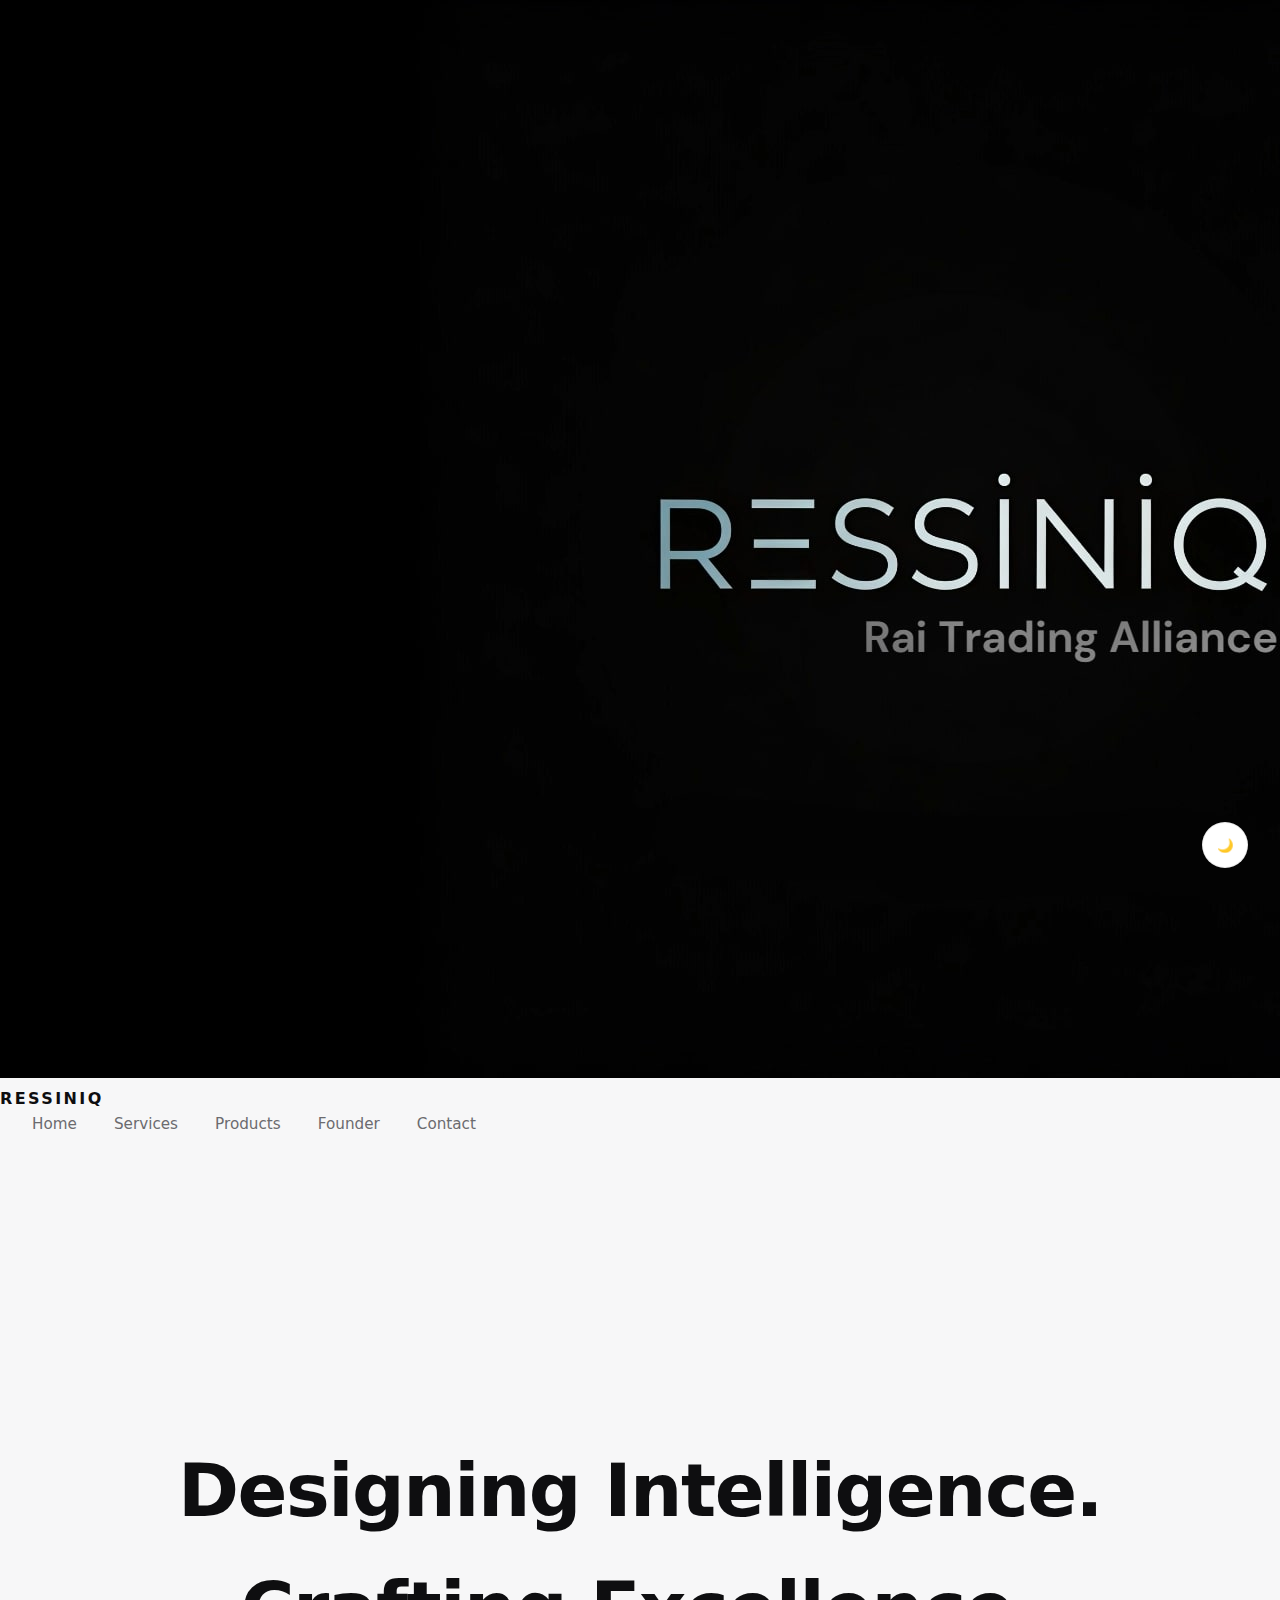
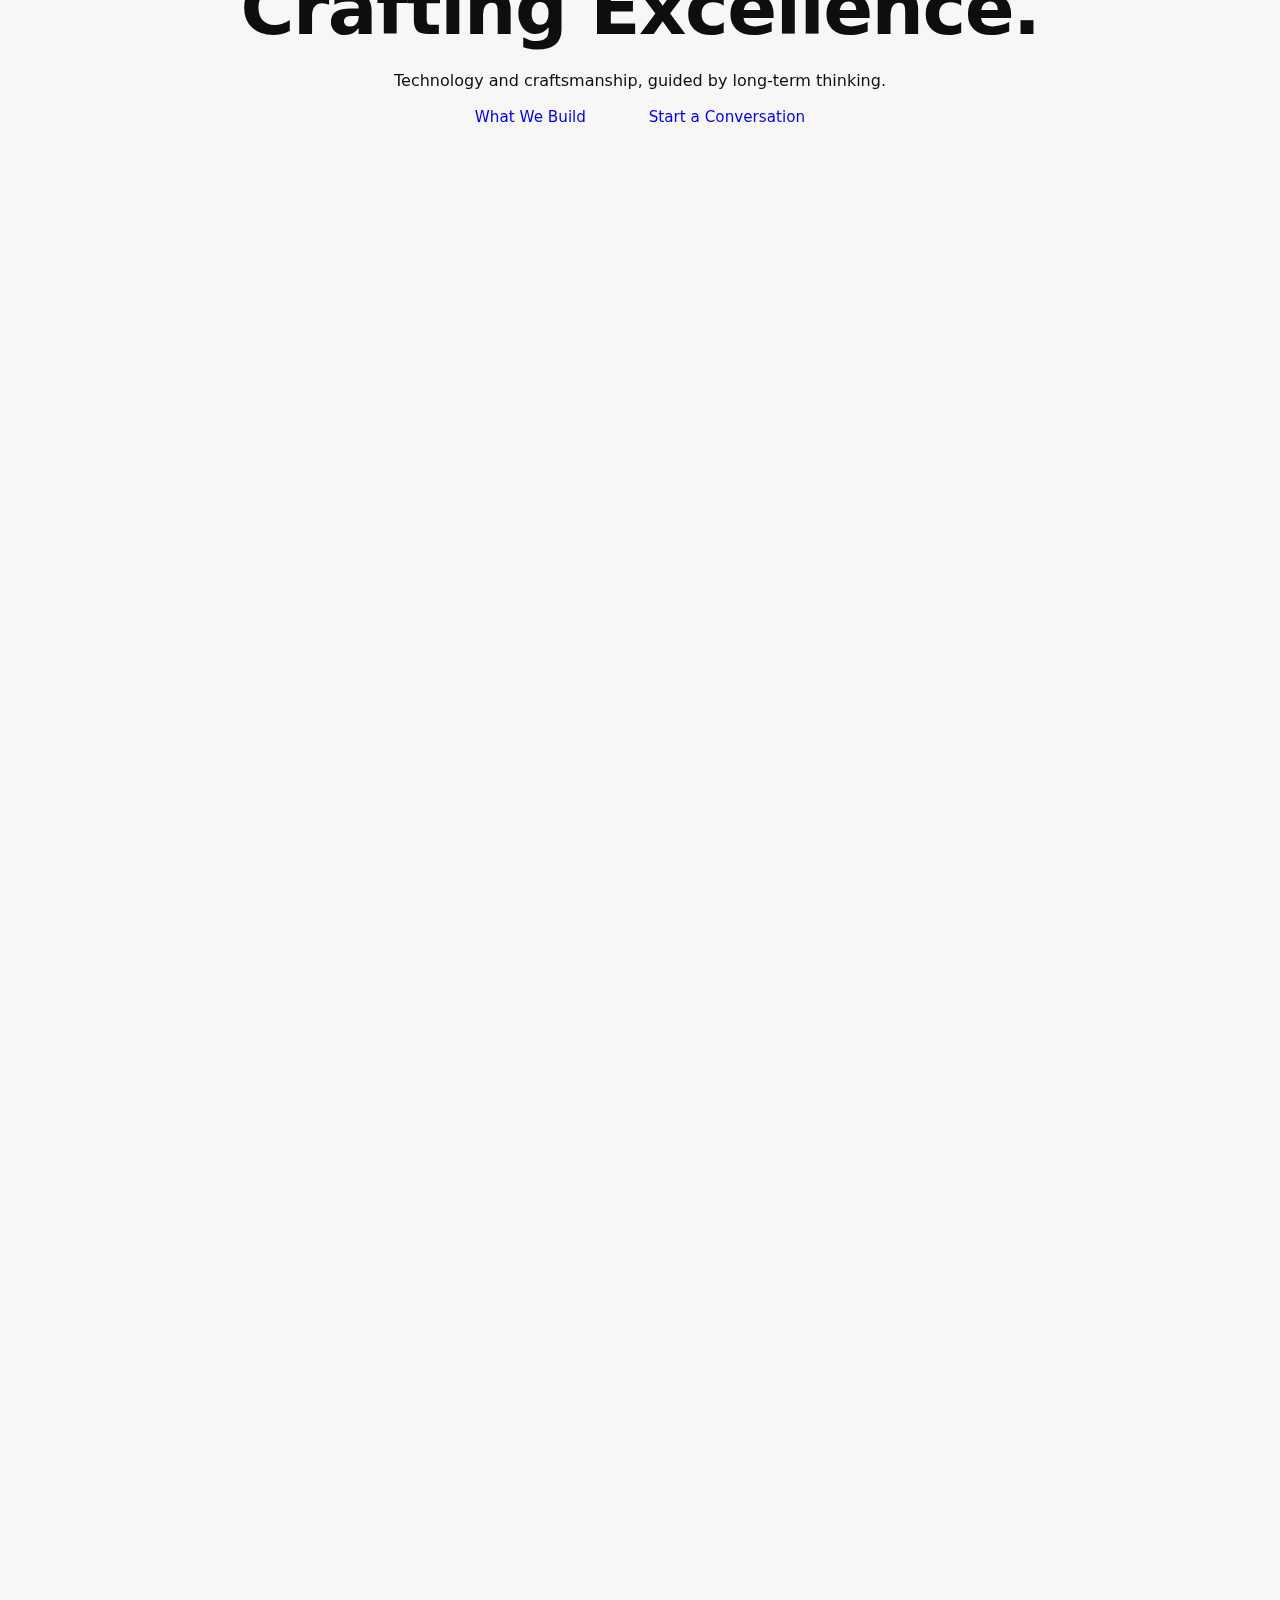
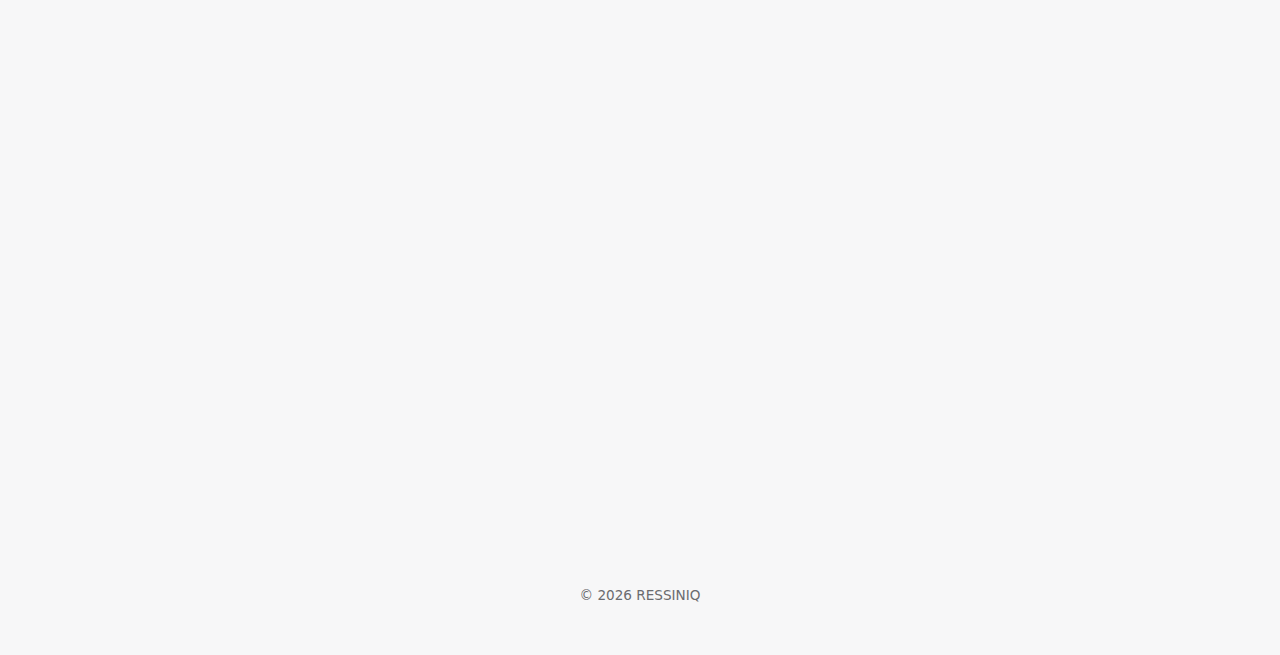
<file: index.html>
<!DOCTYPE html>
<html lang="en">
<head>
  <meta charset="UTF-8">
  <title>RESSINIQ | Designing Intelligence. Crafting Excellence.</title>
  <meta name="description" content="RESSINIQ designs intelligent systems and crafts premium products with long-term thinking.">
  <meta name="viewport" content="width=device-width, initial-scale=1.0">

  <meta property="og:title" content="RESSINIQ">
  <meta property="og:description" content="Designing Intelligence. Crafting Excellence.">
  <meta property="og:type" content="website">

  <link rel="stylesheet" href="assets/css/style.css">
</head>

<body>

<!-- INTRO ANIMATION -->
<div id="intro">
  <img src="assets/images/intro-logo.jpg" alt="RESSINIQ">
</div>

<header class="header">
  <div class="logo">RESSINIQ</div>
  <nav>
    <a href="index.html">Home</a>
    <a href="services.html">Services</a>
    <a href="products.html">Products</a>
    <a href="founder.html">Founder</a>
    <a href="contact.html">Contact</a>
    <button id="themeToggle" aria-label="Toggle dark mode">🌙</button>
  </nav>
</header>

<!-- HERO -->
<section class="hero">
  <div class="reveal">
    <h1>Designing Intelligence. Crafting Excellence.</h1>
    <p>
      Technology and craftsmanship, guided by long-term thinking.
    </p>
    <div class="cta">
      <a href="services.html" class="btn">What We Build</a>
      <a href="contact.html" class="btn outline">Start a Conversation</a>
    </div>
  </div>
</section>

<!-- PHILOSOPHY -->
<section class="section">
  <div class="reveal" style="max-width:760px;margin:auto;text-align:center">
    <h2>Built with intention, not impulse.</h2>
    <p style="color:var(--muted);font-size:1.05rem">
      RESSINIQ is a design-first studio focused on clarity, durability,
      and systems that continue to make sense years down the line.
      We don’t chase trends — we build fundamentals.
    </p>
  </div>
</section>

<!-- WHAT WE BUILD -->
<section class="section alt">
  <h2 class="reveal">What we build</h2>
  <div class="grid">

    <div class="card reveal">
      <h3>Digital Systems</h3>
      <p style="color:var(--muted)">
        Custom applications, internal tools, and software systems
        designed for stability, scale, and real-world use.
      </p>
    </div>

    <div class="card reveal">
      <h3>Crafted Products</h3>
      <p style="color:var(--muted)">
        Thoughtfully designed wooden and resin products —
        functional, minimal, and built with the same discipline
        we apply to software.
      </p>
    </div>

  </div>
</section>

<!-- FOUNDER LED -->
<section class="section">
  <div class="reveal" style="max-width:720px;margin:auto;text-align:center">
    <h2>Founder-led. Long-term focused.</h2>
    <p style="color:var(--muted)">
      RESSINIQ is built hands-on, with decisions driven by longevity,
      not short-term optics. Every system and product reflects
      that mindset.
    </p>
    <a href="founder.html" class="btn outline" style="margin-top:1.8rem">
      Meet the Founder
    </a>
  </div>
</section>

<!-- CTA -->
<section class="section alt">
  <div class="reveal" style="text-align:center">
    <h2>Let’s build something that lasts.</h2>
    <a href="contact.html" class="btn" style="margin-top:1.5rem">
      Get in Touch
    </a>
  </div>
</section>

<footer class="footer">
  <p>© 2026 RESSINIQ</p>
</footer>

<script src="assets/js/main.js"></script>
</body>
</html>
</file>
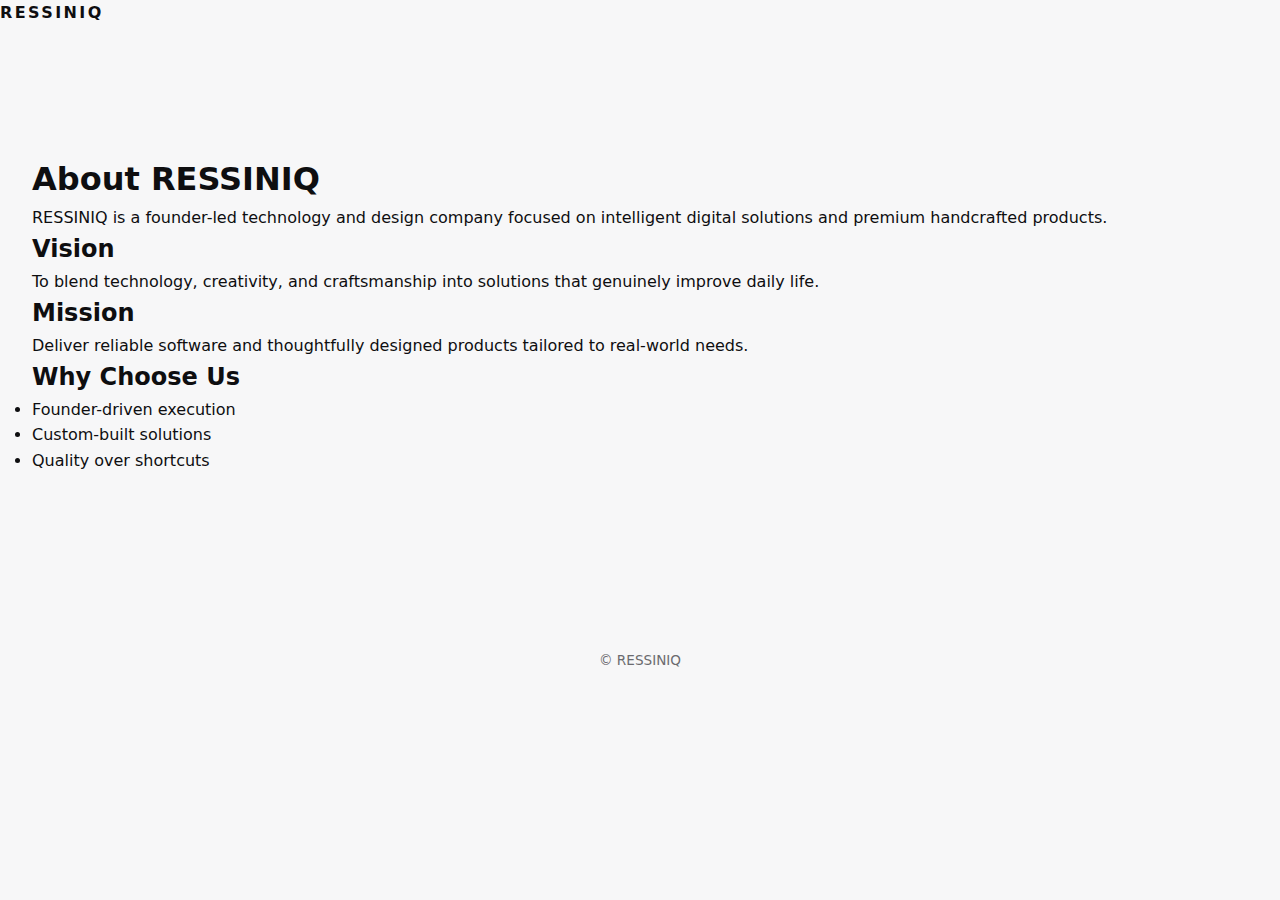
<file: about.html>
<!DOCTYPE html>
<html lang="en">
<head>
<meta charset="UTF-8">
<title>About Us | RESSINIQ</title>
<meta name="viewport" content="width=device-width, initial-scale=1.0">
<link rel="stylesheet" href="assets/css/style.css">
</head>
<body>
<header class="header">
  <div class="logo">RESSINIQ</div>
</header>

<section class="section">
<h1>About RESSINIQ</h1>
<p>RESSINIQ is a founder-led technology and design company focused on intelligent digital solutions and premium handcrafted products.</p>

<h2>Vision</h2>
<p>To blend technology, creativity, and craftsmanship into solutions that genuinely improve daily life.</p>

<h2>Mission</h2>
<p>Deliver reliable software and thoughtfully designed products tailored to real-world needs.</p>

<h2>Why Choose Us</h2>
<ul>
<li>Founder-driven execution</li>
<li>Custom-built solutions</li>
<li>Quality over shortcuts</li>
</ul>
</section>

<footer class="footer">
<p>© RESSINIQ</p>
</footer>
</body>
</html>
</file>
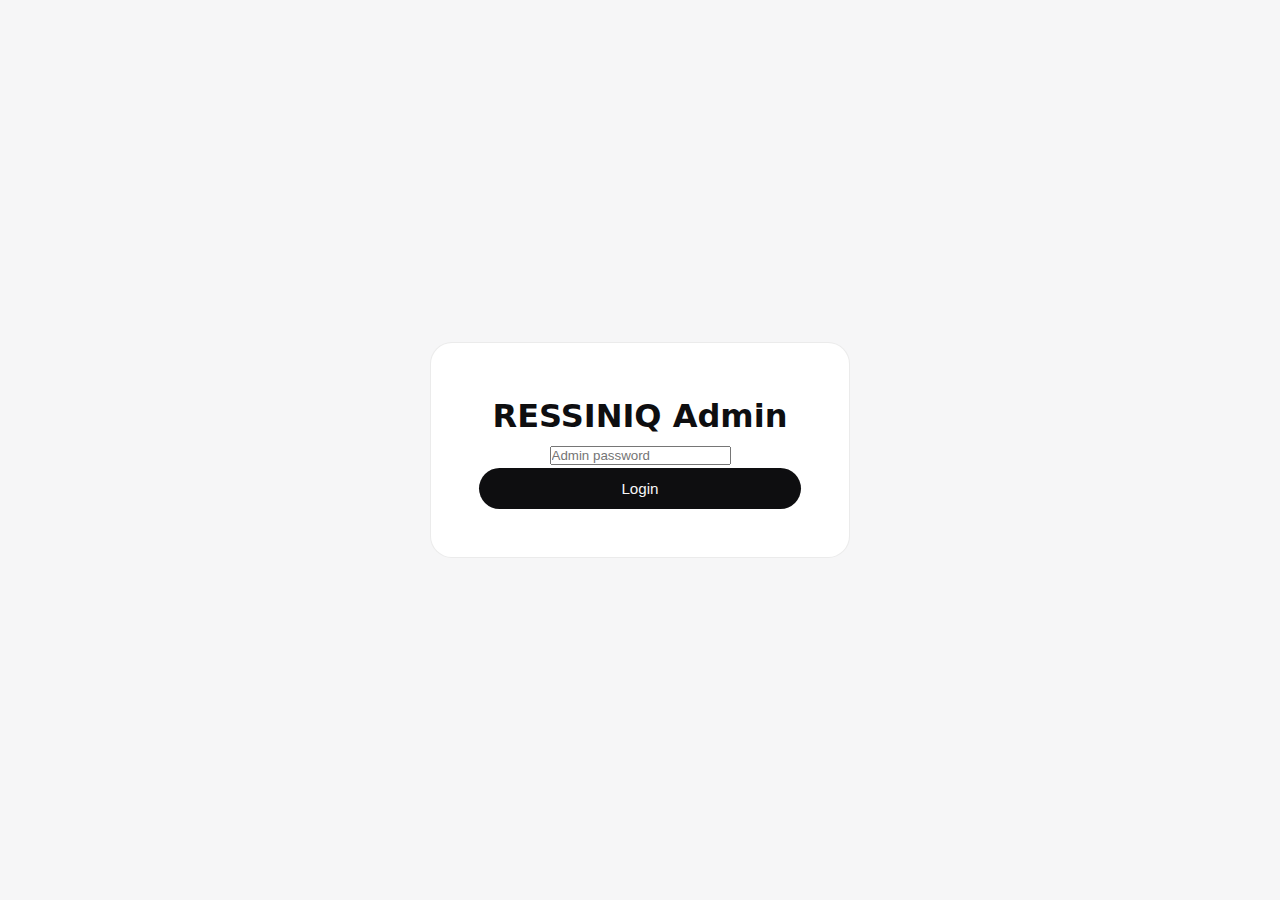
<file: admin.html>
<!DOCTYPE html>
<html lang="en">
<head>
  <meta charset="UTF-8" />
  <meta name="viewport" content="width=device-width, initial-scale=1.0"/>
  <title>RESSINIQ Admin</title>
  <meta name="robots" content="noindex, nofollow"/>
  <link rel="stylesheet" href="assets/css/style.css"/>
</head>

<body data-admin>

<main class="admin-wrapper">

  <!-- LOGIN -->
  <section id="loginSection" class="admin-card">
    <h1>RESSINIQ Admin</h1>
    <input id="adminPassword" type="password" placeholder="Admin password"/>
    <button id="loginBtn" class="btn primary full">Login</button>
  </section>

  <!-- DASHBOARD -->
  <section id="dashboard" class="admin-dashboard hidden">

    <header class="admin-header">
      <h2>Admin Control Panel</h2>
      <button id="logoutBtn" class="btn ghost">Logout</button>
    </header>

    <div class="admin-grid">

      <!-- PRODUCT FORM -->
      <div class="admin-form-card">
        <h3>Add / Edit Product</h3>

        <form id="productForm">
          <input type="hidden" id="productId"/>

          <label>Name</label>
          <input id="productName" required/>

          <label>Category</label>
          <select id="productCategory"></select>

          <label>Product Type</label>
          <select id="productType">
            <option value="physical">Physical</option>
            <option value="custom">Custom</option>
            <option value="app">App</option>
          </select>

          <label>Price (optional)</label>
          <input id="productPrice" type="number" placeholder="2499"/>

          <label>Status</label>
          <select id="productStatus">
            <option value="live">Live</option>
            <option value="draft">Draft</option>
          </select>

          <label>Images (one per line)</label>
          <textarea id="productImages" placeholder="image1.jpg"></textarea>

          <label>Description</label>
          <textarea id="productDescription"></textarea>

          <button class="btn primary full">Save Product</button>
        </form>
      </div>

      <!-- PRODUCTS LIST -->
      <div class="admin-list-card">
        <h3>Products</h3>
        <div id="adminProducts"></div>
      </div>

      <!-- CATEGORY MANAGER -->
      <div class="admin-list-card">
        <h3>Categories</h3>

        <div class="category-add">
          <input id="newCategoryName" placeholder="New category name"/>
          <button class="btn ghost" onclick="addCategory()">Add</button>
        </div>

        <div id="categoryList"></div>
      </div>

      <!-- EXPORT -->
      <div class="admin-list-card">
        <h3>Export</h3>
        <button onclick="exportJSON()" class="btn primary full">
          Export products.json
        </button>
      </div>

    </div>
  </section>

</main>

<script src="assets/js/admin.js"></script>
</body>
</html>
</file>
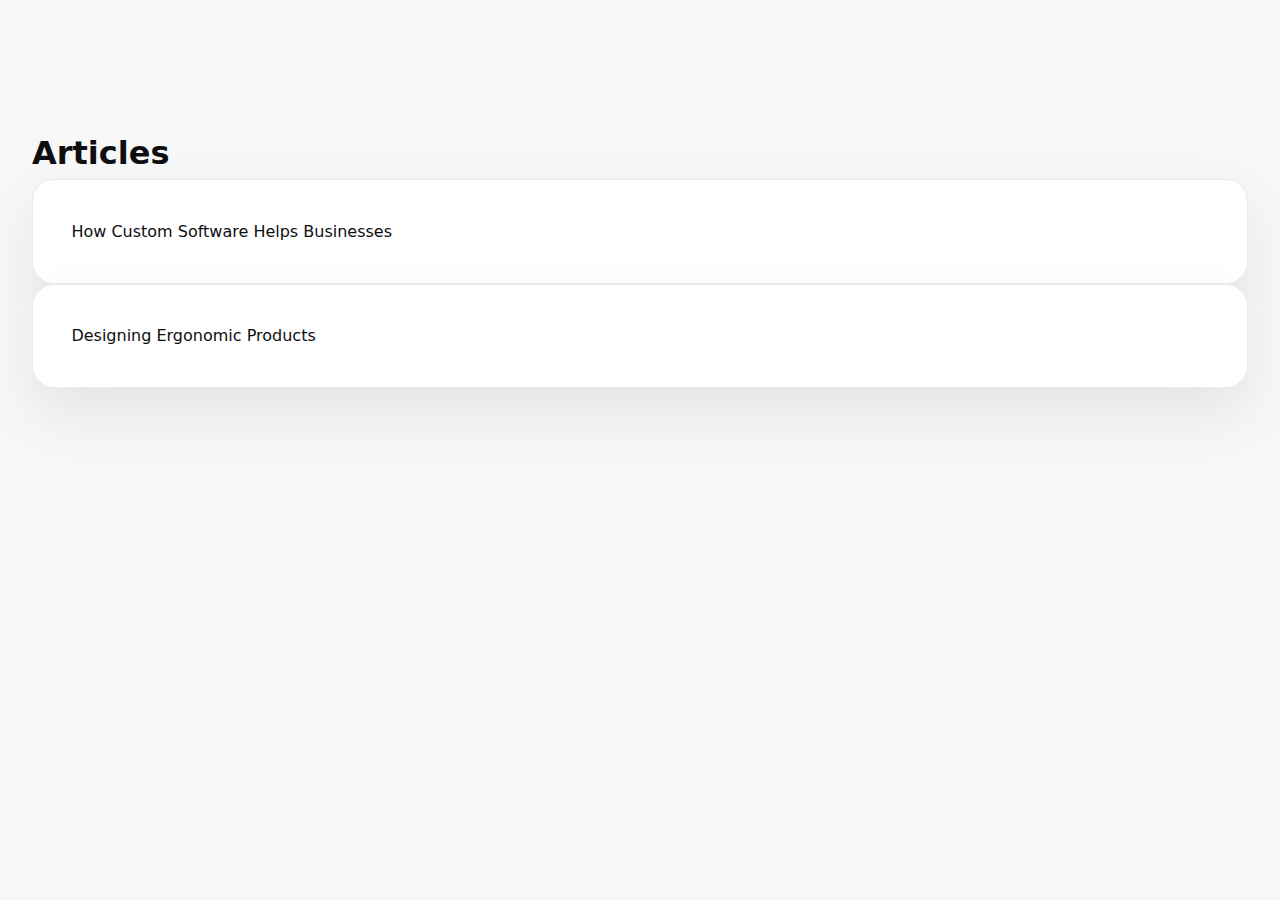
<file: blog.html>
<!DOCTYPE html>
<html lang="en">
<head>
<meta charset="UTF-8">
<title>Blog | RESSINIQ</title>
<meta name="viewport" content="width=device-width, initial-scale=1.0">
<link rel="stylesheet" href="assets/css/style.css">
<script type="application/ld+json">
{
"@context":"https://schema.org",
"@type":"Blog"
}
</script>
</head>
<body>
<section class="section">
<h1>Articles</h1>
<div class="grid">
<div class="card">How Custom Software Helps Businesses</div>
<div class="card">Designing Ergonomic Products</div>
</div>
</section>
</body>
</html>
</file>
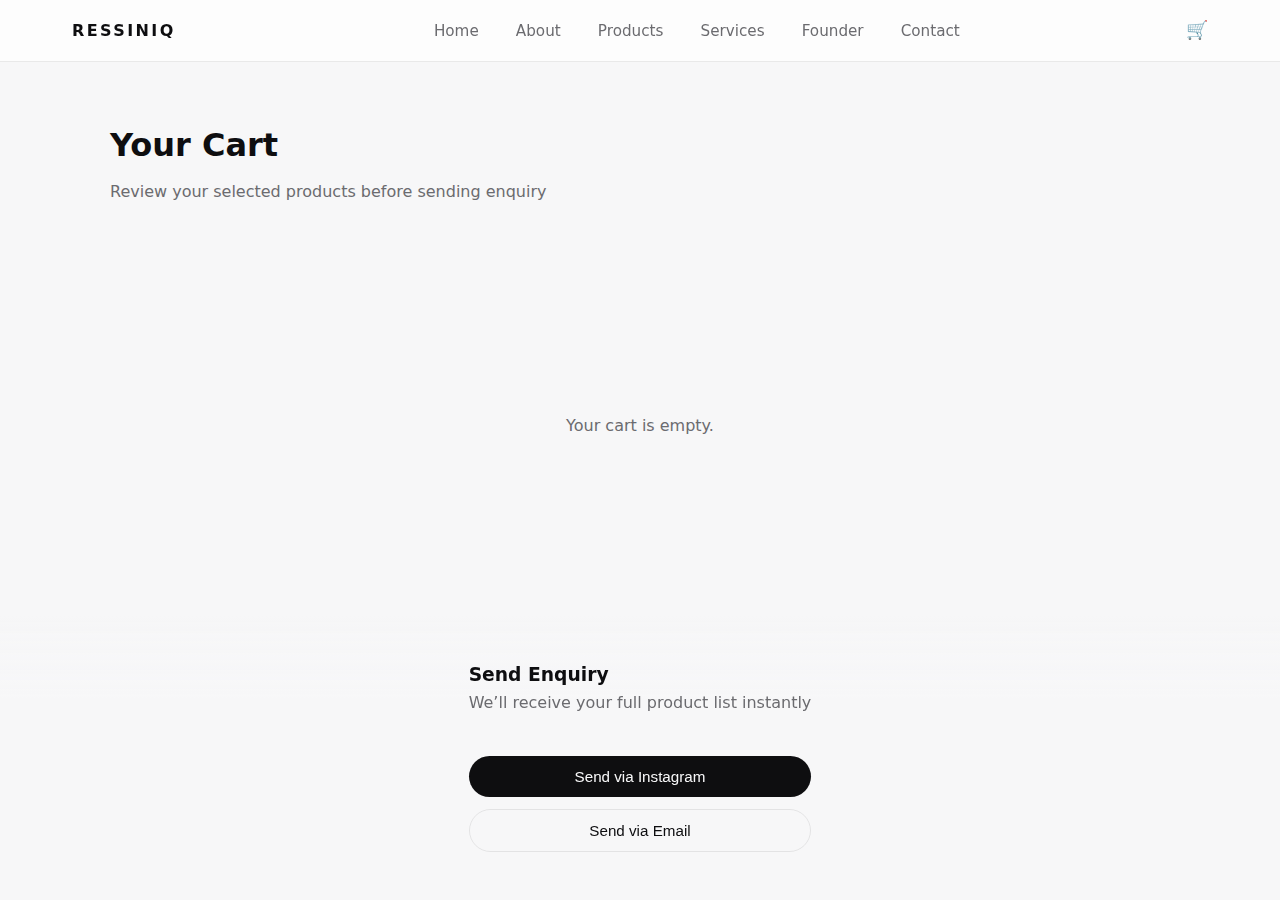
<file: cart.html>
<!DOCTYPE html>
<html lang="en">
<head>
  <meta charset="UTF-8">
  <title>Your Cart – RESSINIQ</title>
  <meta name="viewport" content="width=device-width, initial-scale=1.0">
  <link rel="stylesheet" href="assets/css/style.css">
</head>

<body>

<header class="nav">
  <div class="nav-inner">

    <!-- LOGO / HOME -->
    <a href="index.html" class="logo">RESSINIQ</a>

    <!-- NAV LINKS -->
    <nav class="nav-links">
      <a href="index.html">Home</a>
      <a href="about.html">About</a>
      <a href="products.html">Products</a>
      <a href="services.html">Services</a>
      <a href="founder.html">Founder</a>
      <a href="contact.html" class="pill">Contact</a>
    </nav>

    <!-- CART -->
    <a href="cart.html" class="cart-link">
      🛒 <span id="cartCount" class="cart-count hidden">0</span>
    </a>

  </div>
</header>


<main class="cart-page">

  <header class="cart-header">
    <h1>Your Cart</h1>
    <p class="muted">Review your selected products before sending enquiry</p>
  </header>

  <section id="cartItems" class="cart-items"></section>

  <section id="cartSummary" class="cart-summary hidden">
    <div class="cart-summary-box">
      <h3>Send Enquiry</h3>
      <p class="muted">We’ll receive your full product list instantly</p>

      <div class="cart-actions">
        <button id="sendInsta" class="btn primary full">
          Send via Instagram
        </button>
        <button id="sendEmail" class="btn ghost full">
          Send via Email
        </button>
      </div>
    </div>
  </section>

</main>

<script src="assets/js/cart.js"></script>
<script src="assets/js/cart-page.js"></script>
<script src="assets/js/main.js"></script>
</body>
</html>
</file>
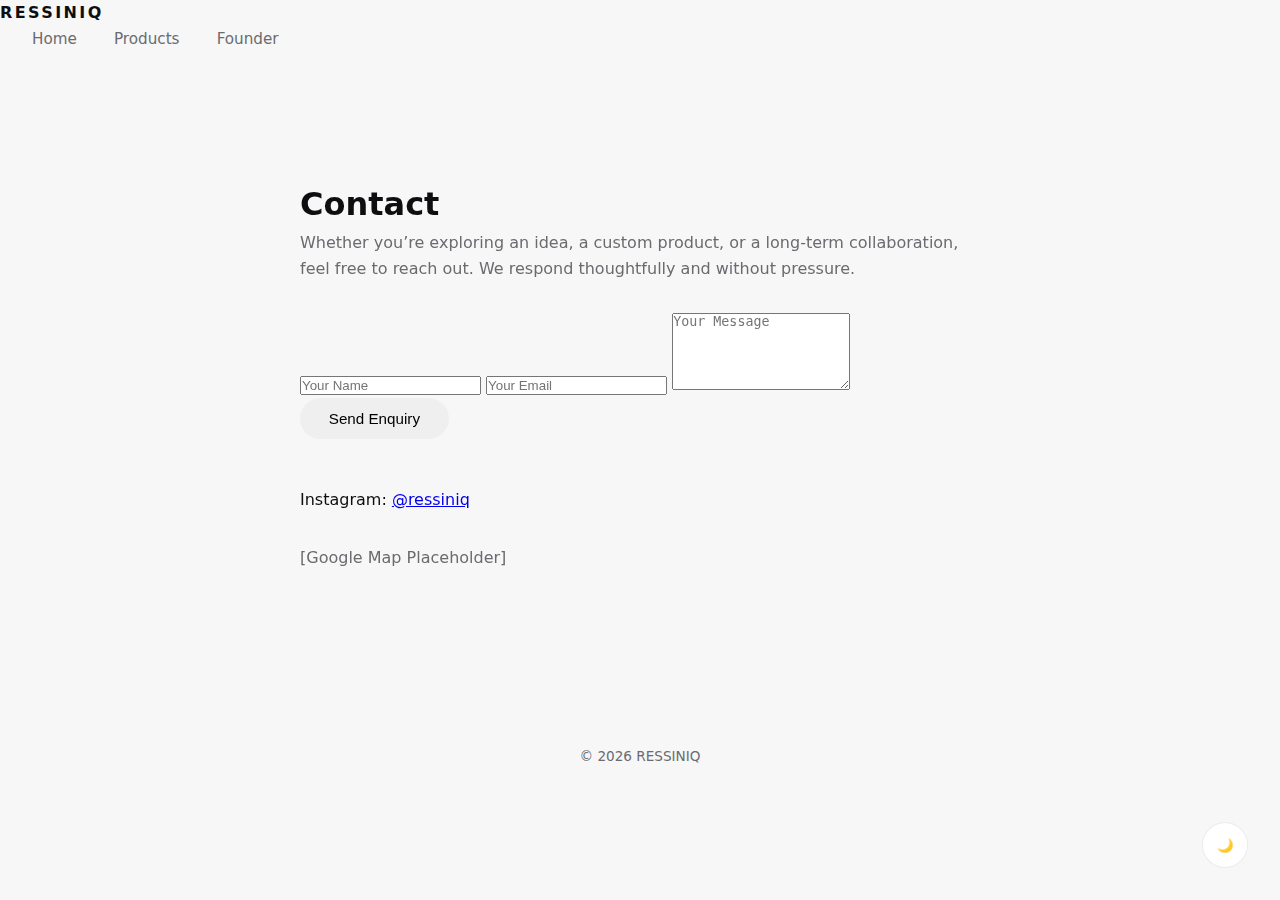
<file: contact.html>
<!DOCTYPE html>
<html lang="en">
<head>
<meta charset="UTF-8">
<title>Contact | RESSINIQ</title>
<meta name="description" content="Get in touch with RESSINIQ to discuss ideas, products, or collaborations.">
<meta name="viewport" content="width=device-width, initial-scale=1.0">
<link rel="stylesheet" href="assets/css/style.css">
</head>

<body>

<header class="header">
  <div class="logo">RESSINIQ</div>
  <nav>
    <a href="index.html">Home</a>
    <a href="products.html">Products</a>
    <a href="founder.html">Founder</a>
    <button id="themeToggle">🌙</button>
  </nav>
</header>

<section class="section">
  <div class="reveal" style="max-width:680px;margin:auto">

    <h1>Contact</h1>

    <p style="color:var(--muted);margin-bottom:2rem">
      Whether you’re exploring an idea, a custom product, or a long-term collaboration,
      feel free to reach out. We respond thoughtfully and without pressure.
    </p>

    <form id="contactForm">
      <input type="text" name="name" placeholder="Your Name" required>
      <input type="email" name="email" placeholder="Your Email" required>
      <textarea name="message" placeholder="Your Message" rows="5" required></textarea>
      <button type="submit" class="btn">Send Enquiry</button>
    </form>

    <p id="formStatus" style="margin-top:1rem;color:var(--muted)"></p>

    <p style="margin-top:3rem">
      Instagram: 
      <a href="https://instagram.com/ressiniq" target="_blank">@ressiniq</a>
    </p>

    <div class="map" style="margin-top:2rem;color:var(--muted)">
      [Google Map Placeholder]
    </div>

  </div>
</section>

<footer class="footer">
  <p>© 2026 RESSINIQ</p>
</footer>

<script src="assets/js/main.js"></script>

<script>
const form = document.getElementById("contactForm");
const status = document.getElementById("formStatus");

form.addEventListener("submit", async (e) => {
  e.preventDefault();
  status.textContent = "Sending…";

  const data = new FormData(form);

  try {
    const response = await fetch("api/send-enquiry.php", {
      method: "POST",
      body: data
    });

    if (response.ok) {
      status.textContent = "Thank you. Your enquiry has been sent successfully.";
      form.reset();
    } else {
      status.textContent = "Something went wrong. Please try again.";
    }
  } catch (error) {
    status.textContent = "Network error. Please try again later.";
  }
});
</script>

</body>
</html>
</file>
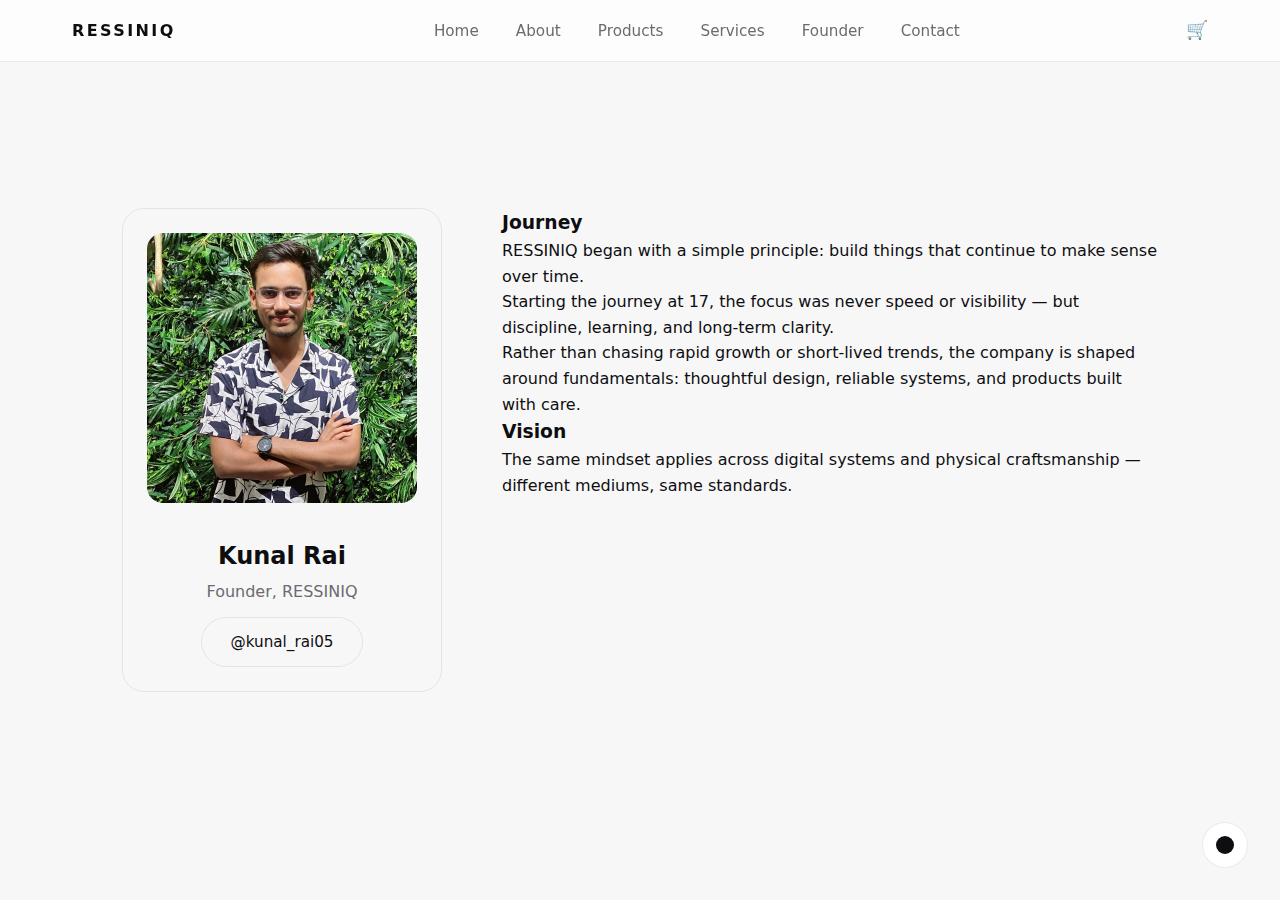
<file: founder.html>
<!DOCTYPE html>
<html lang="en">
<head>
  <meta charset="UTF-8">
  <title>Founder — RESSINIQ</title>
  <meta name="viewport" content="width=device-width, initial-scale=1.0">
  <link rel="stylesheet" href="assets/css/style.css">
</head>
<body>

<button id="themeToggle"><span></span></button>

<header class="nav">
  <div class="nav-inner">

    <!-- LOGO / HOME -->
    <a href="index.html" class="logo">RESSINIQ</a>

    <!-- NAV LINKS -->
    <nav class="nav-links">
      <a href="index.html">Home</a>
      <a href="about.html">About</a>
      <a href="products.html">Products</a>
      <a href="services.html">Services</a>
      <a href="founder.html">Founder</a>
      <a href="contact.html" class="pill">Contact</a>
    </nav>

    <!-- CART -->
    <a href="cart.html" class="cart-link">
      🛒 <span id="cartCount" class="cart-count hidden">0</span>
    </a>

  </div>
</header>


<main class="founder-page">

  <section class="founder-layout">

    <!-- CARD -->
    <div class="founder-card">
      <img src="assets/images/founder.jpg" alt="Kunal Rai">
      <h2>Kunal Rai</h2>
      <p class="muted">Founder, RESSINIQ</p>

      <a
        href="https://www.instagram.com/kunal_rai05/"
        target="_blank"
        class="btn ghost founder-insta"
      >
        @kunal_rai05
      </a>
    </div>

    <!-- STORY -->
    <div class="founder-content">
      <h3>Journey</h3>
      <p>
        RESSINIQ began with a simple principle: build things that continue
        to make sense over time.
      </p>
      <p>
        Starting the journey at 17, the focus was never speed or visibility —
        but discipline, learning, and long-term clarity.
      </p>
      <p>
        Rather than chasing rapid growth or short-lived trends, the company
        is shaped around fundamentals: thoughtful design, reliable systems,
        and products built with care.
      </p>

      <h3>Vision</h3>
      <p>
        The same mindset applies across digital systems and physical
        craftsmanship — different mediums, same standards.
      </p>
    </div>

  </section>

</main>

<script src="assets/js/main.js"></script>
</body>
</html>
</file>
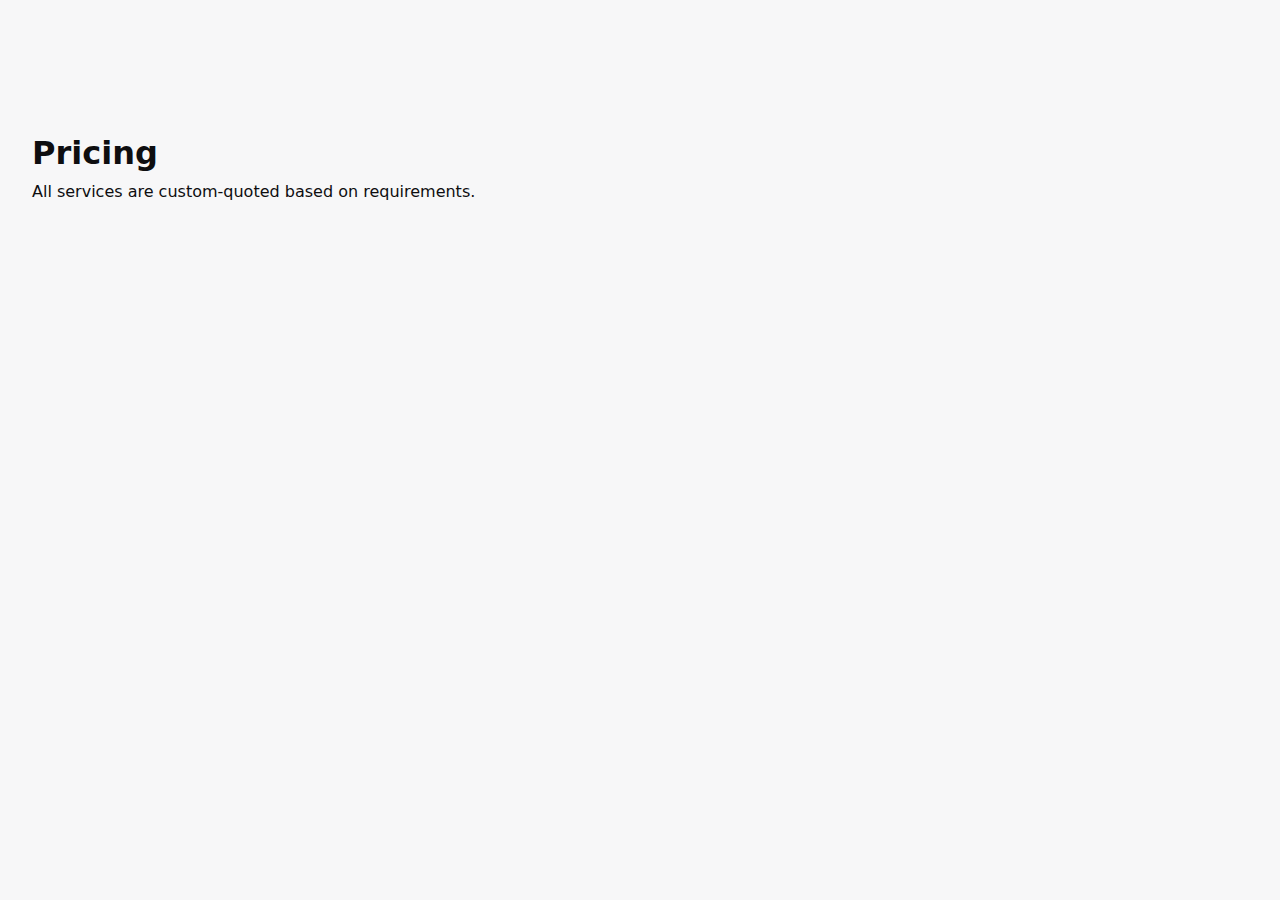
<file: pricing.html>
<!DOCTYPE html>
<html lang="en">
<head>
<meta charset="UTF-8">
<title>Pricing | RESSINIQ</title>
<meta name="viewport" content="width=device-width, initial-scale=1.0">
<link rel="stylesheet" href="assets/css/style.css">
</head>
<body>
<section class="section">
<h1>Pricing</h1>
<p>All services are custom-quoted based on requirements.</p>
</section>
</body>
</html>
</file>
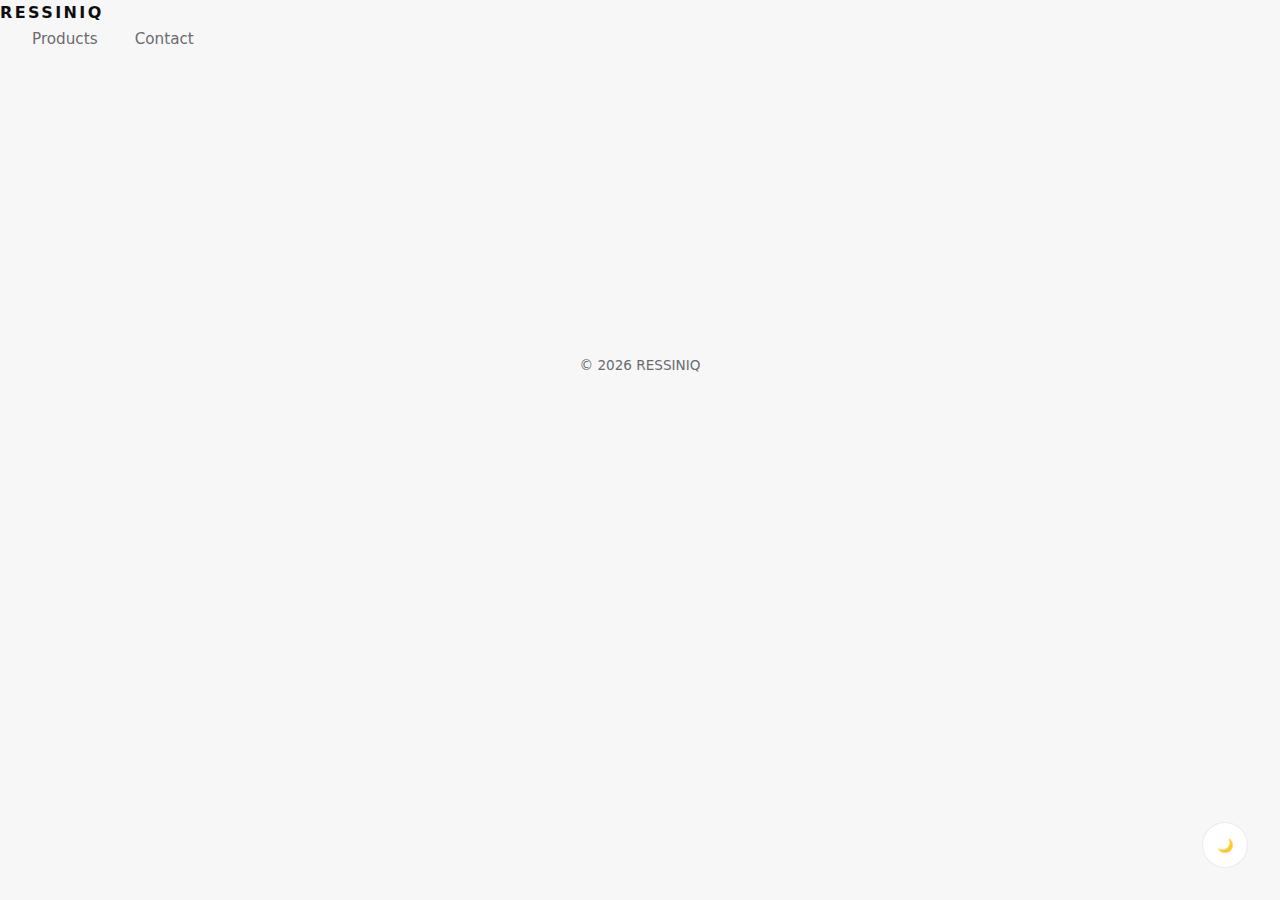
<file: product-detail.html>
<!DOCTYPE html>
<html lang="en">
<head>
<meta charset="UTF-8">
<title>Product | RESSINIQ</title>
<meta name="description" content="Product details and craftsmanship by RESSINIQ.">
<meta name="viewport" content="width=device-width, initial-scale=1.0">
<link rel="stylesheet" href="assets/css/style.css">
</head>

<body>

<header class="header">
  <div class="logo">RESSINIQ</div>
  <nav>
    <a href="products.html">Products</a>
    <a href="contact.html">Contact</a>
    <button id="themeToggle">🌙</button>
  </nav>
</header>

<section class="section">
  <div id="productDetail" class="reveal" style="max-width:900px;margin:auto"></div>
</section>

<footer class="footer">
  <p>© 2026 RESSINIQ</p>
</footer>

<script>
const params = new URLSearchParams(window.location.search);
const id = params.get('id');

fetch('api/get-products.php')
.then(res => res.json())
.then(products => {
  const product = products.find(p => p.id == id);
  const container = document.getElementById('productDetail');

  if (!product) {
    container.innerHTML = "<p>Product not found.</p>";
    return;
  }

  container.innerHTML = `
    <div class="card">
      ${product.image ? `<img src="assets/uploads/${product.image}" alt="${product.name}" style="height:320px">` : ""}
      <h2>${product.name}</h2>
      <p style="color:var(--muted);margin-bottom:1rem">
        ${product.type.toUpperCase()} • ${product.category_name}
      </p>

      <p>
        ${product.description || "Designed with restraint and clarity, this product focuses on utility, balance, and material honesty."}
      </p>

      ${product.materials ? `
        <p style="margin-top:1rem">
          <strong>Materials:</strong> ${product.materials}
        </p>` : ""}

      <p style="margin-top:1rem;color:var(--muted)">
        Customisation available on request.
      </p>

      <div style="margin-top:2rem;display:flex;gap:1rem;flex-wrap:wrap">
        <a href="contact.html" class="btn">Enquire</a>
        <a href="https://instagram.com/ressiniq" target="_blank" class="btn outline">
          DM on Instagram
        </a>
      </div>
    </div>
  `;
});
</script>

<script src="assets/js/main.js"></script>
</body>
</html>
</file>
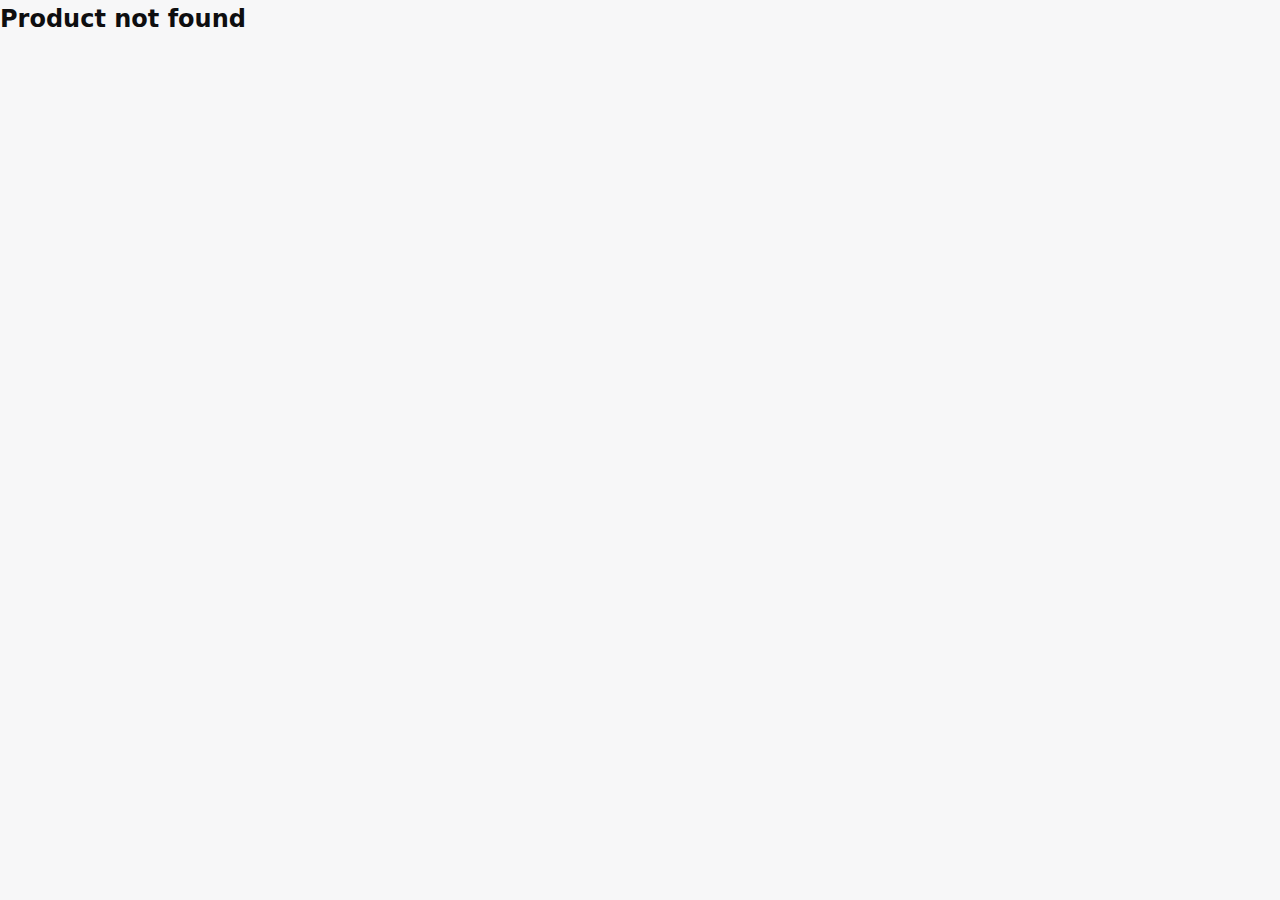
<file: product.html>
<!DOCTYPE html>
<html lang="en">
<head>
  <meta charset="UTF-8">
  <title>Product – RESSINIQ</title>
  <meta name="viewport" content="width=device-width, initial-scale=1.0">
  <link rel="stylesheet" href="assets/css/style.css">
</head>
<body>

<button id="themeToggle" aria-label="Toggle theme"><span></span></button>

<header class="nav">
  <div class="nav-inner">

    <!-- LOGO / HOME -->
    <a href="index.html" class="logo">RESSINIQ</a>

    <!-- NAV LINKS -->
    <nav class="nav-links">
      <a href="index.html">Home</a>
      <a href="about.html">About</a>
      <a href="products.html">Products</a>
      <a href="services.html">Services</a>
      <a href="founder.html">Founder</a>
      <a href="contact.html" class="pill">Contact</a>
    </nav>

    <!-- CART -->
    <a href="cart.html" class="cart-link">
      🛒 <span id="cartCount" class="cart-count hidden">0</span>
    </a>

  </div>
</header>


<main class="product-page">

  <section class="product-layout">

    <!-- GALLERY -->
    <div class="product-gallery">
      <img id="mainImage" class="main-image" alt="Product image">
      <div id="thumbnails" class="thumbnail-row"></div>
    </div>

    <!-- INFO -->
    <div class="product-info">
      <h1 id="productName"></h1>
      <p class="muted" id="productCategory"></p>
      <p class="price" id="productPrice"></p>
      <div class="product-actions">
        <button id="addToCartBtn" class="btn primary">Add to Cart</button>
        <button id="askQueryBtn" class="btn ghost">Ask a Query</button>
      </div>
      <p id="productDescription"></p>
    </div>

  </section>

</main>

<script src="assets/js/main.js"></script>
<script src="assets/js/cart.js"></script>
<script src="assets/js/product.js"></script>
</body>
</html>
</file>
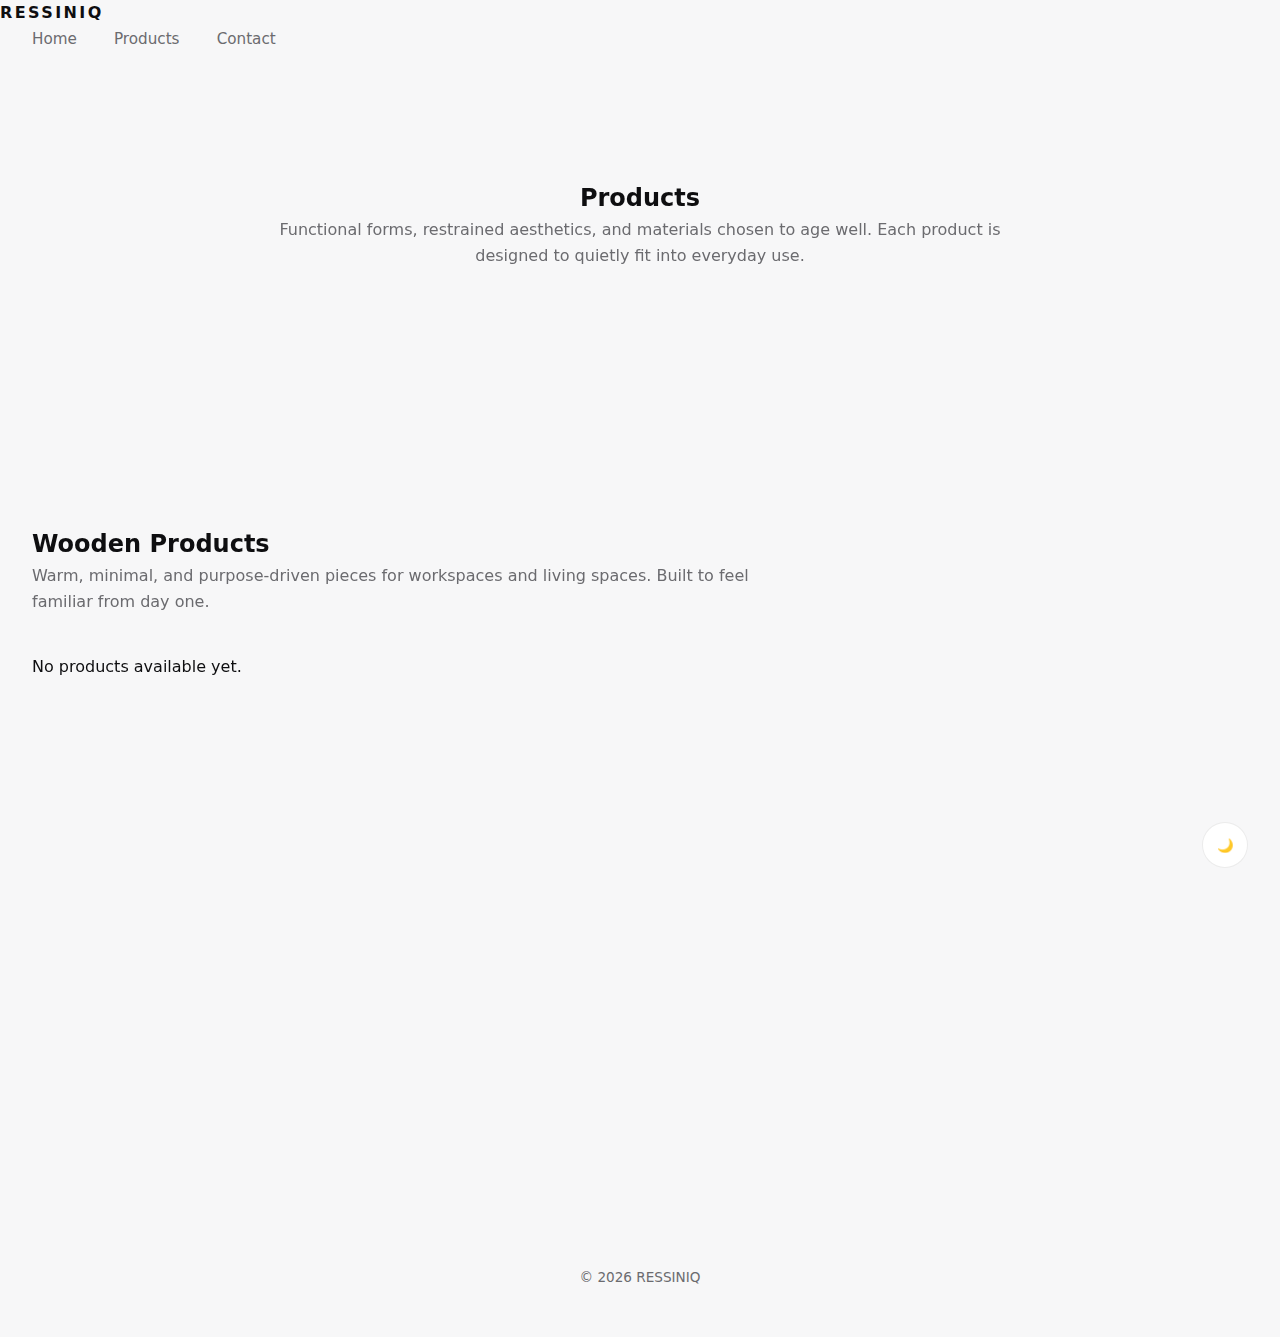
<file: products.html>
<!DOCTYPE html>
<html lang="en">
<head>
<meta charset="UTF-8">
<title>Products | RESSINIQ</title>
<meta name="description" content="Thoughtfully designed wooden and resin products by RESSINIQ.">
<meta name="viewport" content="width=device-width, initial-scale=1.0">
<link rel="stylesheet" href="assets/css/style.css">
</head>

<body>

<header class="header">
  <div class="logo">RESSINIQ</div>
  <nav>
    <a href="index.html">Home</a>
    <a href="products.html">Products</a>
    <a href="contact.html">Contact</a>
    <button id="themeToggle">🌙</button>
  </nav>
</header>

<section class="section">
  <div class="reveal" style="max-width:760px;margin:auto;text-align:center">
    <h2>Products</h2>
    <p style="color:var(--muted)">
      Functional forms, restrained aesthetics, and materials chosen to age well.
      Each product is designed to quietly fit into everyday use.
    </p>
  </div>
</section>

<!-- WOOD -->
<section class="section alt">
  <div class="reveal" style="max-width:720px;margin-bottom:2.5rem">
    <h2>Wooden Products</h2>
    <p style="color:var(--muted)">
      Warm, minimal, and purpose-driven pieces for workspaces and living spaces.
      Built to feel familiar from day one.
    </p>
  </div>
  <div id="woodProducts" class="grid reveal"></div>
</section>

<!-- RESIN -->
<section class="section">
  <div class="reveal" style="max-width:720px;margin-bottom:2.5rem">
    <h2>Resin Products</h2>
    <p style="color:var(--muted)">
      Clean forms with subtle expression. Designed as visual anchors without
      overwhelming the space.
    </p>
  </div>
  <div id="resinProducts" class="grid reveal"></div>
</section>

<footer class="footer">
  <p>© 2026 RESSINIQ</p>
</footer>

<script>
fetch('assets/data/products.json')
.then(res => res.json())
.then(products => {
  const wood = document.getElementById('woodProducts');
  const resin = document.getElementById('resinProducts');

  if (!products.length) {
    wood.innerHTML = resin.innerHTML = "<p>No products available yet.</p>";
    return;
  }

  products.forEach(p => {
    const card = document.createElement('div');
    card.className = "card";
    card.innerHTML = `
      ${p.image ? `<img src="assets/uploads/${p.image}" alt="${p.name}">` : ""}
      <h3>${p.name}</h3>
      <p style="color:var(--muted);font-size:0.9rem">${p.category_name}</p>
      <a href="product-detail.html?id=${p.id}" class="btn outline" style="margin-top:1rem">
        View Details
      </a>
    `;
    (p.type === 'wood' ? wood : resin).appendChild(card);
  });
});
</script>

<script src="assets/js/main.js"></script>
</body>
</html>
</file>
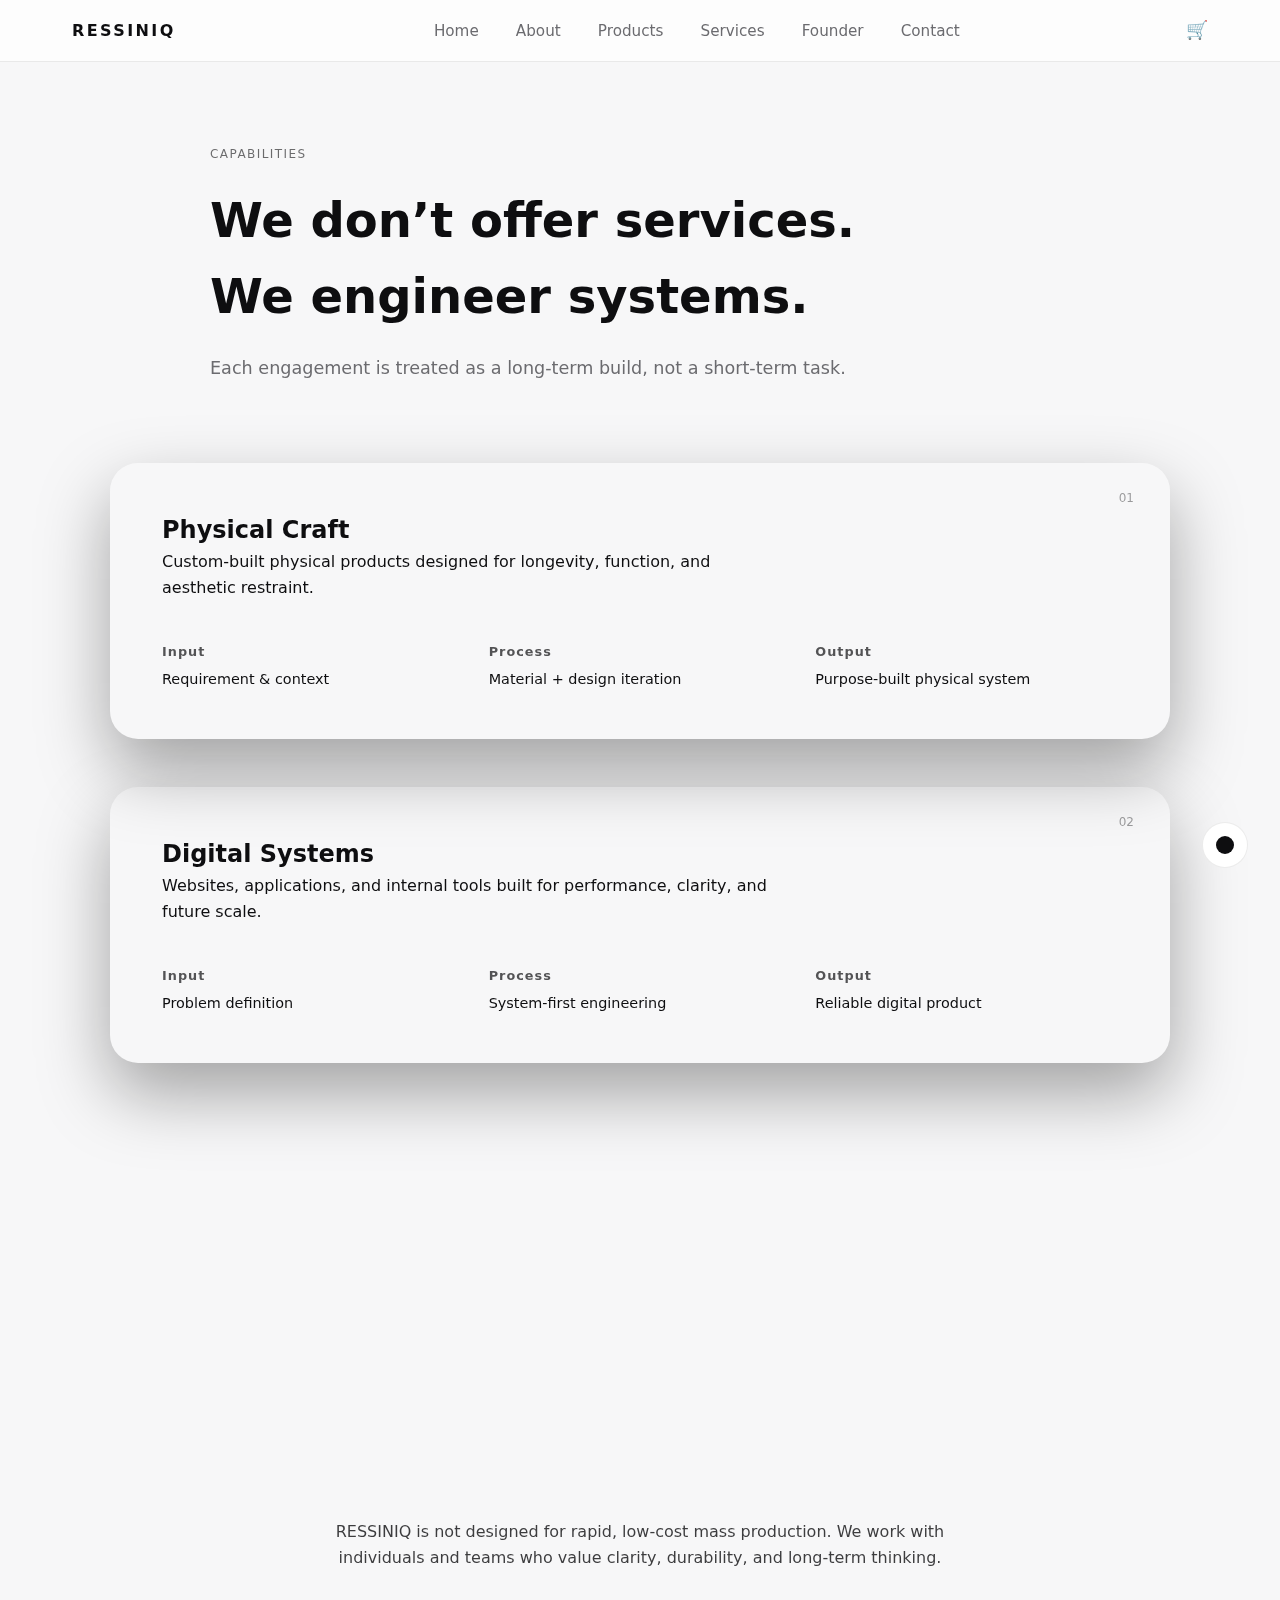
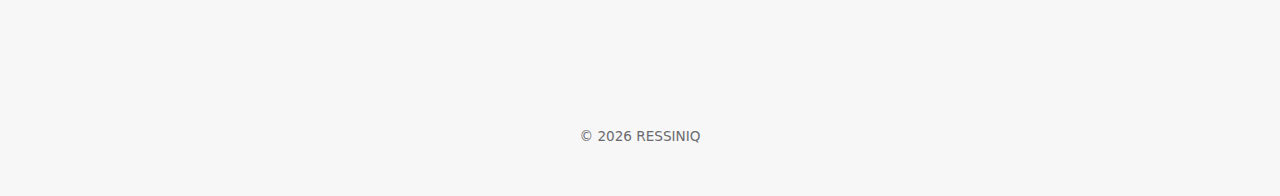
<file: services.html>
<!DOCTYPE html>
<html lang="en">
<head>
  <meta charset="UTF-8" />
  <meta name="viewport" content="width=device-width, initial-scale=1.0"/>
  <title>Services — RESSINIQ</title>
  <meta name="description" content="Capabilities and systems engineered by RESSINIQ."/>
  <link rel="stylesheet" href="assets/css/style.css"/>
</head>
<body>

<button id="themeToggle"><span></span></button>

<header class="nav">
  <div class="nav-inner">
    <a href="index.html" class="logo">RESSINIQ</a>
    <nav class="nav-links">
      <a href="index.html">Home</a>
      <a href="about.html">About</a>
      <a href="products.html">Products</a>
      <a href="services.html">Services</a>
      <a href="founder.html">Founder</a>
      <a href="contact.html" class="pill">Contact</a>
    </nav>
    <a href="cart.html" class="cart-link">🛒 <span id="cartCount" class="cart-count hidden">0</span></a>
  </div>
</header>

<main class="services-system">

  <!-- INTRO -->
  <section class="services-intro reveal">
    <span class="system-label">CAPABILITIES</span>
    <h1>We don’t offer services.<br>We engineer systems.</h1>
    <p class="subtitle">
      Each engagement is treated as a long-term build, not a short-term task.
    </p>
  </section>

  <!-- CAPABILITY PANELS -->
  <section class="services-panels">

    <!-- PHYSICAL -->
    <article class="service-panel depth-1 reveal">
      <span class="panel-index">01</span>
      <h2>Physical Craft</h2>
      <p class="service-desc">
        Custom-built physical products designed for longevity, function,
        and aesthetic restraint.
      </p>

      <div class="blueprint">
        <div><strong>Input</strong><span>Requirement & context</span></div>
        <div><strong>Process</strong><span>Material + design iteration</span></div>
        <div><strong>Output</strong><span>Purpose-built physical system</span></div>
      </div>
    </article>

    <!-- DIGITAL -->
    <article class="service-panel depth-2 reveal">
      <span class="panel-index">02</span>
      <h2>Digital Systems</h2>
      <p class="service-desc">
        Websites, applications, and internal tools built for performance,
        clarity, and future scale.
      </p>

      <div class="blueprint">
        <div><strong>Input</strong><span>Problem definition</span></div>
        <div><strong>Process</strong><span>System-first engineering</span></div>
        <div><strong>Output</strong><span>Reliable digital product</span></div>
      </div>
    </article>

    <!-- CUSTOM -->
    <article class="service-panel depth-3 reveal">
      <span class="panel-index">03</span>
      <h2>Custom Engineering</h2>
      <p class="service-desc">
        One-off builds combining physical and digital thinking
        to solve unique problems.
      </p>

      <div class="blueprint">
        <div><strong>Input</strong><span>Undefined challenge</span></div>
        <div><strong>Process</strong><span>Exploration & prototyping</span></div>
        <div><strong>Output</strong><span>Tailored solution</span></div>
      </div>
    </article>

  </section>

  <!-- FILTER STATEMENT -->
  <section class="services-filter reveal">
    <p>
      RESSINIQ is not designed for rapid, low-cost mass production.
      We work with individuals and teams who value clarity,
      durability, and long-term thinking.
    </p>
  </section>

</main>

<footer class="footer">
  <p>© 2026 RESSINIQ</p>
</footer>

<script src="assets/js/main.js"></script>
</body>
</html>
</file>
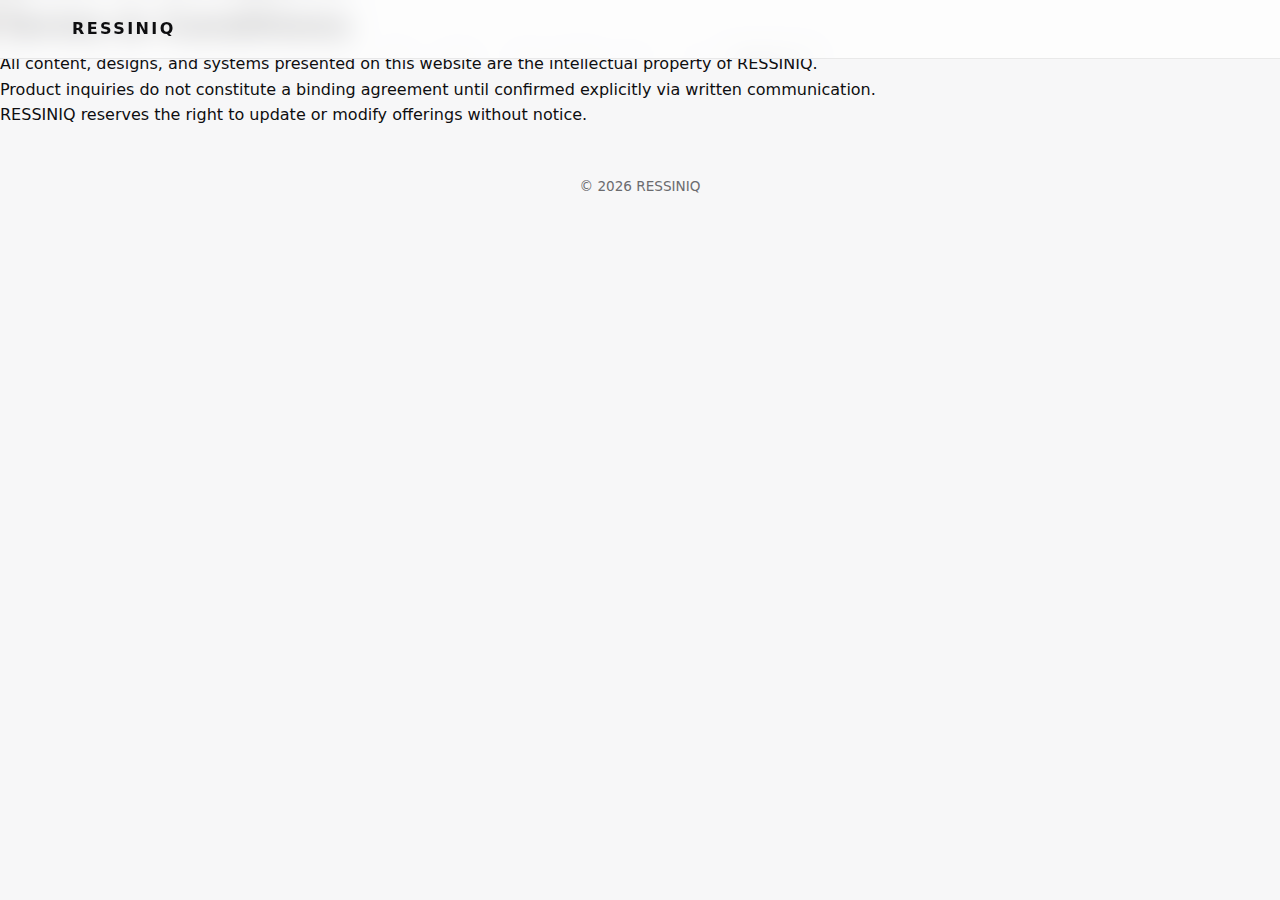
<file: terms.html>
<!-- =========================
FILE: terms.html
========================= -->
<!DOCTYPE html>
<html lang="en">
<head>
  <meta charset="UTF-8"/>
  <meta name="viewport" content="width=device-width, initial-scale=1.0"/>
  <title>Terms & Conditions — RESSINIQ</title>
  <link rel="stylesheet" href="assets/css/style.css"/>
</head>
<body>

<header class="nav">
  <div class="nav-inner">
    <a href="index.html" class="logo">RESSINIQ</a>
  </div>
</header>

<main class="legal">
  <h1>Terms & Conditions</h1>
  <p>
    All content, designs, and systems presented on this website are the
    intellectual property of RESSINIQ.
  </p>
  <p>
    Product inquiries do not constitute a binding agreement until confirmed
    explicitly via written communication.
  </p>
  <p>
    RESSINIQ reserves the right to update or modify offerings without notice.
  </p>
</main>

<footer class="footer">
  <p>© 2026 RESSINIQ</p>
</footer>

</body>
</html>
</file>
<file: assets/css/style.css>
/* =========================================================
RESSINIQ — MASTER STYLESHEET
Premium • Minimal • Timeless
========================================================= */

/* =========================
RESET & BASE
========================= */
*,
*::before,
*::after {
  margin: 0;
  padding: 0;
  box-sizing: border-box;
}

html {
  scroll-behavior: smooth;
}

body {
  font-family: system-ui, -apple-system, BlinkMacSystemFont, sans-serif;
  background: var(--bg);
  color: var(--text);
  line-height: 1.6;
}

/* =========================
THEME VARIABLES
========================= */
:root {
  --bg: #f7f7f8;
  --bg-elevated: #ffffff;
  --text: #0e0e10;
  --muted: #6b6b6f;
  --border: rgba(0,0,0,0.08);
  --accent: #0e0e10;
}

[data-theme="dark"] {
  --bg: #0b0b0e;
  --bg-elevated: #121216;
  --text: #f5f5f7;
  --muted: #9a9aa0;
  --border: rgba(255,255,255,0.1);
  --accent: #ffffff;
}

/* =========================
NAVIGATION
========================= */
.nav {
  position: fixed;
  top: 0;
  width: 100%;
  backdrop-filter: blur(14px);
  background: rgba(255,255,255,0.7);
  border-bottom: 1px solid var(--border);
  z-index: 100;
}

[data-theme="dark"] .nav {
  background: rgba(10,10,14,0.7);
}

.nav-inner {
  max-width: 1200px;
  margin: auto;
  padding: 1rem 2rem;
  display: flex;
  justify-content: space-between;
  align-items: center;
}

.logo {
  font-weight: 700;
  letter-spacing: 0.15em;
  text-decoration: none;
  color: var(--text);
}

nav a {
  margin-left: 2rem;
  text-decoration: none;
  color: var(--muted);
  font-size: 0.95rem;
}

nav a:hover {
  color: var(--text);
}

nav .cta {
  padding: 0.45rem 1.2rem;
  border: 1px solid var(--border);
  border-radius: 999px;
}

/* =========================
BUTTONS
========================= */
.btn {
  display: inline-block;
  padding: 0.75rem 1.8rem;
  border-radius: 999px;
  text-decoration: none;
  font-size: 0.95rem;
  cursor: pointer;
  border: none;
  transition: transform 0.25s ease, box-shadow 0.25s ease;
}

.btn.primary {
  background: var(--accent);
  color: var(--bg);
}

.btn.ghost {
  background: transparent;
  border: 1px solid var(--border);
  color: var(--text);
}

.btn.full {
  width: 100%;
}

.btn:hover {
  transform: translateY(-2px);
  box-shadow: 0 12px 30px rgba(0,0,0,0.1);
}

/* =========================
HERO
========================= */
.hero {
  min-height: 100vh;
  display: grid;
  place-items: center;
  text-align: center;
  position: relative;
  overflow: hidden;
}

.hero.small {
  min-height: 60vh;
}

.hero-bg {
  position: absolute;
  inset: 0;
  background: radial-gradient(circle at 50% 30%, rgba(0,0,0,0.06), transparent 60%);
}

[data-theme="dark"] .hero-bg {
  background: radial-gradient(circle at 50% 30%, rgba(255,255,255,0.06), transparent 60%);
}

.hero-content {
  max-width: 900px;
  padding: 0 2rem;
  z-index: 1;
}

.hero h1 {
  font-size: clamp(2.8rem, 6vw, 4.6rem);
  font-weight: 600;
  letter-spacing: -0.02em;
}

.subtitle {
  margin-top: 1.2rem;
  font-size: 1.1rem;
  color: var(--muted);
}

/* =========================
SECTIONS & LAYOUT
========================= */
section {
  padding: 8rem 2rem;
}

.container {
  max-width: 1100px;
  margin: auto;
  text-align: center;
}

.container.narrow {
  max-width: 720px;
}

.elevated {
  background: var(--bg-elevated);
}

/* =========================
CARDS
========================= */
.cards {
  display: grid;
  grid-template-columns: repeat(auto-fit, minmax(260px, 1fr));
  gap: 2rem;
  margin-top: 3rem;
}

.card {
  background: var(--bg-elevated);
  padding: 2.4rem;
  border-radius: 22px;
  border: 1px solid var(--border);
  box-shadow: 0 25px 60px rgba(0,0,0,0.08);
  transition: transform 0.35s ease, box-shadow 0.35s ease;
}

.card:hover {
  transform: translateY(-6px);
  box-shadow: 0 40px 80px rgba(0,0,0,0.14);
}

/* =========================
PRODUCTS
========================= */
.filters {
  display: flex;
  gap: 1rem;
  justify-content: center;
  margin-bottom: 3rem;
  flex-wrap: wrap;
}

.filter {
  padding: 0.5rem 1.5rem;
  border-radius: 999px;
  border: 1px solid var(--border);
  background: transparent;
  cursor: pointer;
}

.filter.active {
  background: var(--accent);
  color: var(--bg);
}

.product-card img {
  width: 100%;
  border-radius: 14px;
  margin-bottom: 1rem;
}

.product-page {
  padding-top: 10rem;
}

.product-layout {
  display: grid;
  grid-template-columns: 1fr 1fr;
  gap: 4rem;
}

.product-gallery img {
  width: 100%;
  border-radius: 22px;
  box-shadow: 0 40px 80px rgba(0,0,0,0.12);
}

/* =========================
FOUNDER
========================= */
.founder-grid {
  display: grid;
  grid-template-columns: 320px 1fr;
  gap: 4rem;
}

.founder-card {
  background: var(--bg-elevated);
  border-radius: 22px;
  padding: 2rem;
  border: 1px solid var(--border);
  box-shadow: 0 30px 60px rgba(0,0,0,0.1);
}

.founder-photo {
  height: 320px;
  border-radius: 18px;
  background: url("../images/founder.jpg") center / cover no-repeat;
  margin-bottom: 1.5rem;
}

/* =========================
FOOTER
========================= */
.footer {
  padding: 3rem 2rem;
  text-align: center;
  font-size: 0.85rem;
  color: var(--muted);
}

.footer a {
  color: var(--muted);
  text-decoration: none;
}

.footer a:hover {
  color: var(--text);
}

/* =========================
THEME TOGGLE
========================= */
#themeToggle {
  position: fixed;
  bottom: 2rem;
  right: 2rem;
  width: 46px;
  height: 46px;
  border-radius: 50%;
  background: var(--bg-elevated);
  border: 1px solid var(--border);
  cursor: pointer;
  z-index: 200;
}

#themeToggle span {
  display: block;
  width: 18px;
  height: 18px;
  margin: auto;
  border-radius: 50%;
  background: var(--accent);
}

/* =========================
PARALLAX
========================= */
.parallax-bg,
.parallax-card,
.parallax-founder {
  will-change: transform;
}

/* =========================
ADMIN PANEL
========================= */
body[data-admin] {
  background: #f6f6f7;
}

.admin-wrapper {
  min-height: 100vh;
  display: grid;
  place-items: center;
  padding: 4rem 1rem;
}

.admin-card {
  max-width: 420px;
  width: 100%;
  background: var(--bg-elevated);
  padding: 3rem;
  border-radius: 22px;
  border: 1px solid var(--border);
  text-align: center;
}

.admin-dashboard {
  width: 100%;
  max-width: 1200px;
}

.admin-header {
  display: flex;
  justify-content: space-between;
  align-items: center;
}

.admin-grid {
  display: grid;
  grid-template-columns: 1fr 1fr;
  gap: 3rem;
  margin-top: 3rem;
}

.admin-form-card,
.admin-list-card {
  background: var(--bg-elevated);
  padding: 2.5rem;
  border-radius: 22px;
  border: 1px solid var(--border);
}

.admin-form-card input,
.admin-form-card textarea,
.admin-form-card select {
  width: 100%;
  margin-bottom: 1rem;
  padding: 0.7rem 1rem;
  border-radius: 12px;
  border: 1px solid var(--border);
  background: transparent;
  color: var(--text);
}

.admin-products {
  margin: 2rem 0;
}

.admin-item {
  display: flex;
  justify-content: space-between;
  padding: 1rem 0;
  border-bottom: 1px solid var(--border);
}

.sortable .admin-item {
  cursor: grab;
}

.sortable .admin-item:active {
  cursor: grabbing;
}

/* =========================
ADMIN DARK MODE
========================= */
body.admin-dark {
  background: #0d0d10;
  color: #f5f5f5;
}

body.admin-dark .admin-form-card,
body.admin-dark .admin-list-card {
  background: #151518;
}

/* =========================
UTILS
========================= */
.hidden {
  display: none;
}

.muted {
  color: var(--muted);
}
/* =========================
CATEGORY SHOWCASE
========================= */

.category-grid {
  display: grid;
  grid-template-columns: repeat(auto-fit, minmax(260px, 1fr));
  gap: 2.5rem;
}

.category-card {
  position: relative;
  height: 220px;
  border-radius: 26px;
  overflow: hidden;
  cursor: pointer;
  box-shadow: 0 40px 80px rgba(0,0,0,0.12);
  transition: transform 0.4s ease, box-shadow 0.4s ease;
}

.category-card:hover {
  transform: translateY(-8px);
  box-shadow: 0 60px 120px rgba(0,0,0,0.18);
}

.category-card img {
  position: absolute;
  inset: 0;
  width: 100%;
  height: 100%;
  object-fit: cover;
}

.category-card::after {
  content: "";
  position: absolute;
  inset: 0;
  background: linear-gradient(
    to bottom,
    rgba(0,0,0,0.15),
    rgba(0,0,0,0.55)
  );
}

.category-label {
  position: absolute;
  bottom: 1.5rem;
  left: 1.5rem;
  color: #fff;
  font-size: 1.4rem;
  font-weight: 600;
  z-index: 2;
}


/* =========================
FILTER VISIBILITY FIX (DARK MODE)
========================= */

[data-theme="dark"] .filter {
  color: #e6e6eb;
  border-color: rgba(255,255,255,0.25);
  background: rgba(255,255,255,0.03);
}

[data-theme="dark"] .filter:hover {
  background: rgba(255,255,255,0.08);
}

[data-theme="dark"] .filter.active {
  background: #ffffff;
  color: #0b0b0e;
  border-color: #ffffff;
}


/* =========================
ADMIN UI — PREMIUM
========================= */

.admin-body {
  background: var(--bg);
  color: var(--text);
  font-family: system-ui, sans-serif;
}

/* THEME */
:root[data-theme="dark"] {
  --bg: #0b0b0e;
  --panel: #13131a;
  --border: rgba(255,255,255,0.08);
  --text: #e6e6eb;
  --muted: #9a9aa3;
  --accent: #ffffff;
}

:root[data-theme="light"] {
  --bg: #f5f5f7;
  --panel: #ffffff;
  --border: rgba(0,0,0,0.08);
  --text: #111;
  --muted: #555;
  --accent: #000;
}

/* HEADER */
.admin-header {
  display: flex;
  justify-content: space-between;
  align-items: center;
  padding: 16px 24px;
  border-bottom: 1px solid var(--border);
}

.admin-brand span {
  font-size: 12px;
  color: var(--muted);
  display: block;
}

.admin-actions {
  display: flex;
  gap: 12px;
}

/* BUTTONS */
.primary-btn {
  background: var(--accent);
  color: var(--bg);
  border: none;
  padding: 10px 16px;
  border-radius: 10px;
  cursor: pointer;
}

.ghost-btn {
  background: transparent;
  color: var(--text);
  border: 1px solid var(--border);
  padding: 8px 14px;
  border-radius: 10px;
  cursor: pointer;
}

.icon-btn {
  background: var(--panel);
  border: 1px solid var(--border);
  color: var(--text);
  padding: 8px 10px;
  border-radius: 8px;
}

/* LOGIN */
.admin-login {
  max-width: 360px;
  margin: 80px auto;
  padding: 24px;
  background: var(--panel);
  border-radius: 16px;
  border: 1px solid var(--border);
}

/* DASHBOARD */
.admin-dashboard {
  padding: 24px;
  display: grid;
  gap: 32px;
}

.admin-section {
  background: var(--panel);
  border: 1px solid var(--border);
  border-radius: 18px;
  padding: 20px;
}

.admin-section h3 {
  margin-bottom: 16px;
}

/* LIST */
.admin-list .admin-item {
  display: flex;
  justify-content: space-between;
  padding: 12px;
  border-bottom: 1px solid var(--border);
}

/* FORM */
.admin-form label {
  display: block;
  margin-top: 12px;
  font-size: 13px;
  color: var(--muted);
}

.admin-form input,
.admin-form textarea,
.admin-form select {
  width: 100%;
  padding: 10px;
  margin-top: 4px;
  background: var(--bg);
  color: var(--text);
  border: 1px solid var(--border);
  border-radius: 10px;
}

.hidden {
  display: none;
}
/* =========================
CATEGORY MANAGER — ADMIN
========================= */

.category-manager {
  display: grid;
  gap: 16px;
}

.category-add {
  display: flex;
  gap: 12px;
}

.category-add input {
  flex: 1;
}

.category-list {
  display: grid;
  gap: 10px;
}

.category-item {
  display: flex;
  justify-content: space-between;
  align-items: center;
  padding: 12px;
  border: 1px solid var(--border);
  border-radius: 12px;
  background: var(--bg);
}

.category-item span {
  font-size: 14px;
}

.category-item small {
  color: var(--muted);
  margin-left: 8px;
}

.category-actions {
  display: flex;
  gap: 8px;
}

.category-actions button {
  padding: 6px 10px;
  border-radius: 8px;
  border: 1px solid var(--border);
  background: transparent;
  color: var(--text);
  cursor: pointer;
}

.category-actions button.danger {
  color: #ff6b6b;
  border-color: rgba(255,107,107,0.4);
}

.category-actions button:disabled {
  opacity: 0.4;
  cursor: not-allowed;
}


/* =========================
CART PAGE
========================= */

.cart-page {
  max-width: 1100px;
  margin: auto;
  padding: 24px;
}

.cart-items {
  display: grid;
  gap: 16px;
  margin-top: 24px;
}

.cart-item {
  display: grid;
  grid-template-columns: 90px 1fr auto;
  gap: 16px;
  align-items: center;
  background: var(--panel);
  padding: 16px;
  border-radius: 16px;
}

.cart-item img {
  width: 90px;
  height: 90px;
  object-fit: cover;
  border-radius: 12px;
}

.cart-info {
  display: grid;
  gap: 6px;
}

.cart-qty {
  display: flex;
  gap: 10px;
  align-items: center;
}

.cart-qty button {
  width: 32px;
  height: 32px;
  border-radius: 50%;
  border: 1px solid var(--border);
  background: transparent;
  color: var(--text);
}

.remove-btn {
  background: transparent;
  border: none;
  font-size: 18px;
  color: var(--muted);
  cursor: pointer;
}

.cart-summary {
  margin-top: 32px;
  display: flex;
  gap: 16px;
}

@media (max-width: 768px) {
  .cart-item {
    grid-template-columns: 1fr;
  }

  .cart-item img {
    width: 100%;
    height: 200px;
  }

  .cart-summary {
    flex-direction: column;
  }
}
/* =========================
PRODUCT DETAIL — ADVANCED UI
========================= */

.product-page {
  max-width: 1200px;
  margin: auto;
  padding: 32px 24px;
  display: grid;
  grid-template-columns: 1.1fr 0.9fr;
  gap: 48px;
}

/* GALLERY */
.product-gallery {
  position: sticky;
  top: 96px;
}

.main-image {
  width: 100%;
  border-radius: 18px;
  object-fit: cover;
  aspect-ratio: 1 / 1;
  background: var(--panel);
  transition: opacity 0.3s ease;
}

.thumbnail-row {
  display: flex;
  gap: 12px;
  margin-top: 16px;
  overflow-x: auto;
  padding-bottom: 6px;
}

.thumbnail-row::-webkit-scrollbar {
  height: 4px;
}

.thumbnail {
  width: 64px;
  height: 64px;
  border-radius: 10px;
  object-fit: cover;
  cursor: pointer;
  opacity: 0.7;
  border: 1px solid var(--border);
  transition: all 0.25s ease;
}

.thumbnail:hover,
.thumbnail.active {
  opacity: 1;
  transform: translateY(-2px);
}

/* INFO */
.product-info h1 {
  font-size: clamp(24px, 4vw, 34px);
  margin-bottom: 8px;
}

.product-info .price {
  font-size: 20px;
  margin: 12px 0;
}

.product-actions {
  display: flex;
  gap: 14px;
  margin-top: 28px;
}

/* STICKY CTA (MOBILE) */
@media (max-width: 768px) {
  .product-page {
    grid-template-columns: 1fr;
  }

  .product-gallery {
    position: relative;
    top: auto;
  }

  .product-actions {
    display: none;
  }

  .mobile-cta {
    position: fixed;
    bottom: 0;
    left: 0;
    right: 0;
    display: flex;
    gap: 12px;
    padding: 12px;
    background: var(--panel);
    border-top: 1px solid var(--border);
    z-index: 50;
  }

  .mobile-cta button {
    flex: 1;
  }
}

/* MOTION SAFETY */
@media (prefers-reduced-motion: reduce) {
  * {
    transition: none !important;
  }
}


/* =========================
GLOBAL CART ICON
========================= */

.cart-link {
  position: relative;
  font-size: 18px;
  text-decoration: none;
  color: var(--text);
}

.cart-count {
  position: absolute;
  top: -6px;
  right: -10px;
  background: #ff5a5a;
  color: #fff;
  font-size: 11px;
  padding: 2px 6px;
  border-radius: 999px;
}

.cart-count.hidden {
  display: none;
}
/* =========================
CART UI — PREMIUM UPGRADE
========================= */

.cart-page {
  max-width: 1100px;
  margin: auto;
  padding: 32px 20px 120px;
}

.cart-header {
  margin-bottom: 32px;
}

.cart-items {
  display: grid;
  gap: 20px;
}

/* ITEM CARD */
.cart-item {
  display: grid;
  grid-template-columns: 110px 1fr auto;
  gap: 20px;
  padding: 18px;
  border-radius: 18px;
  background: var(--panel);
  box-shadow: var(--soft-shadow);
  align-items: center;
  transition: transform .25s ease, box-shadow .25s ease;
}

.cart-item:hover {
  transform: translateY(-2px);
  box-shadow: var(--hover-shadow);
}

.cart-item img {
  width: 110px;
  height: 110px;
  border-radius: 14px;
  object-fit: cover;
  background: #000;
}

.cart-info {
  display: grid;
  gap: 6px;
}

.cart-info strong {
  font-size: 16px;
}

.cart-qty {
  display: inline-flex;
  align-items: center;
  gap: 10px;
  margin-top: 8px;
}

.cart-qty button {
  width: 32px;
  height: 32px;
  border-radius: 50%;
  background: transparent;
  border: 1px solid var(--border);
  color: var(--text);
  cursor: pointer;
}

.cart-qty span {
  min-width: 20px;
  text-align: center;
}

.remove-btn {
  background: transparent;
  border: none;
  color: var(--muted);
  font-size: 18px;
  cursor: pointer;
}

/* SUMMARY */
.cart-summary {
  position: fixed;
  bottom: 0;
  left: 0;
  right: 0;
  background: linear-gradient(
    to top,
    var(--bg) 70%,
    transparent
  );
  padding: 24px 20px;
}

.cart-summary-box {
  max-width: 1100px;
  margin: auto;
  background: var(--panel);
  padding: 24px;
  border-radius: 22px;
  box-shadow: var(--soft-shadow);
}

.cart-actions {
  display: grid;
  gap: 12px;
  margin-top: 16px;
}

/* EMPTY STATE */
.cart-items .muted {
  text-align: center;
  margin-top: 40px;
}

/* MOBILE */
@media (max-width: 768px) {
  .cart-item {
    grid-template-columns: 1fr;
  }

  .cart-item img {
    width: 100%;
    height: 200px;
  }
}
/* =========================
FOUNDER CARD — MOBILE FIX
========================= */

.founder-card {
  max-width: 900px;
  margin: auto;
  padding: 32px;
}

.founder-card p {
  max-width: 100%;
  word-wrap: break-word;
}

.founder-instagram {
  display: inline-block;
  margin-top: 12px;
  color: var(--muted);
  text-decoration: none;
  font-weight: 500;
}

.founder-instagram:hover {
  text-decoration: underline;
}

@media (max-width: 768px) {
  .founder-card {
    padding: 20px;
    text-align: center;
  }

  .founder-card h1,
  .founder-card h2 {
    line-height: 1.3;
  }
}
/* =========================
MODAL — PREMIUM UI
========================= */

.modal-overlay {
  position: fixed;
  inset: 0;
  background: rgba(0,0,0,0.55);
  backdrop-filter: blur(6px);
  display: flex;
  align-items: center;
  justify-content: center;
  z-index: 9999;
  animation: fadeIn .25s ease;
}

.modal {
  background: var(--panel);
  border-radius: 20px;
  padding: 28px;
  width: 92%;
  max-width: 420px;
  box-shadow: var(--soft-shadow);
  animation: slideUp .3s ease;
}

.modal h3 {
  margin-bottom: 8px;
}

.modal p {
  margin-bottom: 20px;
}

.modal-actions {
  display: grid;
  gap: 12px;
}

.modal-actions button {
  width: 100%;
}

/* Animations */
@keyframes fadeIn {
  from { opacity: 0 }
  to { opacity: 1 }
}

@keyframes slideUp {
  from { transform: translateY(12px); opacity: 0 }
  to { transform: translateY(0); opacity: 1 }
}
/* =========================
FOUNDER PAGE FIXES
========================= */

.founder-page {
  padding: 80px 20px;
}

.founder-layout {
  display: grid;
  grid-template-columns: 320px 1fr;
  gap: 60px;
  max-width: 1100px;
  margin: auto;
}

.founder-card {
  background: var(--panel);
  border-radius: 22px;
  padding: 24px;
  text-align: center;
  box-shadow: var(--soft-shadow);
}

.founder-card img {
  width: 100%;
  border-radius: 16px;
  margin-bottom: 16px;
}

.founder-card h2 {
  margin: 10px 0 4px;
}

.founder-insta {
  margin-top: 12px;
  display: inline-block;
}

.founder-content h3 {
  margin-top: 0;
}

/* MOBILE */
@media (max-width: 900px) {
  .founder-layout {
    grid-template-columns: 1fr;
    gap: 40px;
  }

  .founder-card {
    max-width: 360px;
    margin: auto;
  }
}
/* =========================
CART PAGE HEADER FIX
========================= */

.cart-page {
  padding-top: 120px;
}

.cart-page h1 {
  margin-bottom: 8px;
}

.cart-page p {
  margin-bottom: 40px;
}
/* =========================
TOAST NOTIFICATIONS
========================= */

.toast {
  position: fixed;
  bottom: 24px;
  left: 50%;
  transform: translateX(-50%) translateY(20px);
  background: var(--panel);
  color: var(--text);
  padding: 12px 18px;
  border-radius: 999px;
  box-shadow: var(--soft-shadow);
  opacity: 0;
  pointer-events: none;
  transition: all 0.3s ease;
  z-index: 9999;
}

.toast.show {
  opacity: 1;
  transform: translateX(-50%) translateY(0);
}
/* =========================
IMAGE FADE IN
========================= */

img {
  opacity: 0;
  transition: opacity 0.4s ease;
}

img.loaded {
  opacity: 1;
}
button,
.btn {
  transition: transform 0.12s ease, box-shadow 0.12s ease;
}

button:active,
.btn:active {
  transform: scale(0.97);
}
.reveal {
  opacity: 0;
  transform: translateY(14px);
  transition: all 0.6s ease;
}

.reveal.visible {
  opacity: 1;
  transform: translateY(0);
}
/* =========================
CATEGORY IMAGE VISIBILITY FIX
========================= */

.category-card img {
  opacity: 1 !important;
  filter: none !important;
  transform: none !important;
}
.category-card::after {
  content: "";
  position: absolute;
  inset: 0;
  background: linear-gradient(
    to bottom,
    rgba(0,0,0,0.15),
    rgba(0,0,0,0.55)
  );
  border-radius: inherit;
  pointer-events: none;
}
.category-card img {
  width: 100%;
  height: 100%;
  object-fit: cover;
  border-radius: inherit;
}
/* =========================
PRODUCT CARD IMAGE FIX
========================= */

.product-card img {
  opacity: 1 !important;
  filter: none !important;
  transform: none !important;
}
.product-card.reveal {
  transition-duration: 0.4s;
}
.product-card {
  overflow: hidden;
}

.product-card img {
  width: 100%;
  height: 220px;
  object-fit: cover;
  border-radius: 16px;
}
/* =========================
PROPER PRODUCT CARD UI
========================= */

.product-card {
  display: flex;
  flex-direction: column;
  border-radius: 22px;
  background: var(--panel);
  overflow: hidden;
  box-shadow: var(--soft-shadow);
  transition: transform 0.25s ease, box-shadow 0.25s ease;
}

.product-card:hover {
  transform: translateY(-4px);
  box-shadow: 0 18px 40px rgba(0,0,0,0.35);
}

/* IMAGE */
.product-image {
  height: 220px;
  overflow: hidden;
}

.product-image img {
  width: 100%;
  height: 100%;
  object-fit: cover;
  display: block;
}

/* INFO */
.product-info {
  padding: 18px 20px 22px;
}

.product-info h3 {
  margin: 0 0 6px;
  font-size: 1.05rem;
}

.product-info .muted {
  margin-bottom: 12px;
  font-size: 0.85rem;
}

/* CTA */
.view-cta {
  font-size: 0.85rem;
  opacity: 0.7;
  transition: opacity 0.2s ease;
}

.product-card:hover .view-cta {
  opacity: 1;
}
@media (max-width: 768px) {
  .product-image {
    height: 180px;
  }

  .product-info {
    padding: 16px;
  }
}
/* ===============================
 HERO & CATEGORY ANIMATIONS
 =============================== */

/* Base animation utility */
.reveal {
  opacity: 0;
  transform: translateY(12px);
  transition: opacity 500ms cubic-bezier(0.4, 0, 0.2, 1),
              transform 500ms cubic-bezier(0.4, 0, 0.2, 1);
  will-change: opacity, transform;
}

.reveal.show {
  opacity: 1;
  transform: translateY(0);
}

/* Hero visual animation */
.hero-visual {
  opacity: 0;
  transform: scale(1.04);
  transition: opacity 700ms cubic-bezier(0.4, 0, 0.2, 1),
              transform 700ms cubic-bezier(0.4, 0, 0.2, 1);
}

.hero-visual.show {
  opacity: 1;
  transform: scale(1);
}

/* ===============================
 CATEGORY CARDS
 =============================== */

.category-card {
  transition:
    transform 300ms cubic-bezier(0.4, 0, 0.2, 1),
    box-shadow 300ms cubic-bezier(0.4, 0, 0.2, 1);
}

.category-card:hover {
  transform: translateY(-6px);
  box-shadow: 0 18px 40px rgba(0,0,0,0.35);
}

.category-card img {
  transition: transform 400ms cubic-bezier(0.4, 0, 0.2, 1);
}

.category-card:hover img {
  transform: scale(1.03);
}

.category-label {
  opacity: 0.9;
  transition: opacity 200ms ease;
}

.category-card:hover .category-label {
  opacity: 1;
}
/* =========================
ABOUT PAGE — 3D DEPTH UI
========================= */

.about-page {
  padding-top: 120px;
}

/* HERO */
.about-hero {
  padding: 100px 20px 80px;
  text-align: center;
}

.about-hero-inner {
  max-width: 700px;
  margin: auto;
}

/* SECTIONS */
.about-section {
  padding: 60px 20px;
}

/* 3D CARD */
.about-card {
  max-width: 820px;
  margin: auto;
  padding: 40px 44px;
  background: var(--panel);
  border-radius: 28px;
  box-shadow:
    0 20px 50px rgba(0,0,0,0.35),
    inset 0 1px 0 rgba(255,255,255,0.04);
  backdrop-filter: blur(14px);
  transform-style: preserve-3d;
}

.about-card.subtle {
  padding: 28px 36px;
  box-shadow:
    0 12px 30px rgba(0,0,0,0.25),
    inset 0 1px 0 rgba(255,255,255,0.04);
}

/* VALUES */
.about-values {
  list-style: none;
  padding: 0;
  margin: 24px 0 0;
}

.about-values li {
  display: grid;
  grid-template-columns: 140px 1fr;
  gap: 16px;
  padding: 12px 0;
  border-bottom: 1px solid rgba(255,255,255,0.06);
}

.about-values li:last-child {
  border-bottom: none;
}

/* FOUNDER CREDIT */
.founder-credit {
  font-size: 0.95rem;
  opacity: 0.85;
  text-align: center;
}

/* MOBILE */
@media (max-width: 768px) {
  .about-card {
    padding: 28px 24px;
  }

  .about-values li {
    grid-template-columns: 1fr;
    gap: 6px;
  }
}
/* =========================
ABOUT — SYSTEM LAYOUT
========================= */

.about-system {
  padding-top: 140px;
  padding-bottom: 120px;
}

/* INTRO */
.system-intro {
  max-width: 900px;
  margin: auto;
  padding: 0 20px 80px;
}

.system-label {
  font-size: 0.75rem;
  letter-spacing: 0.12em;
  opacity: 0.6;
}

.system-intro h1 {
  margin-top: 16px;
  font-size: clamp(2rem, 4vw, 3rem);
}

/* PANELS */
.system-panels {
  display: grid;
  gap: 40px;
  max-width: 1000px;
  margin: auto;
  padding: 0 20px;
}

.system-panel {
  position: relative;
  background: var(--panel);
  border-radius: 26px;
  padding: 44px 48px;
  box-shadow:
    0 30px 70px rgba(0,0,0,0.35),
    inset 0 1px 0 rgba(255,255,255,0.04);
}

.panel-index {
  position: absolute;
  top: 24px;
  right: 32px;
  font-size: 0.75rem;
  opacity: 0.4;
}

/* DEPTH VARIATION */
.depth-1 { transform: translateZ(0); }
.depth-2 { transform: translateZ(0) translateX(20px); }
.depth-3 { transform: translateZ(0) translateX(40px); }

/* SIGNATURE */
.system-signature {
  max-width: 680px;
  margin: 120px auto 0;
  text-align: center;
  padding: 0 20px;
  opacity: 0.85;
}

.signature-line {
  display: block;
  width: 60px;
  height: 1px;
  background: currentColor;
  margin: 24px auto 0;
  opacity: 0.4;
}

/* MOBILE */
@media (max-width: 768px) {
  .depth-2,
  .depth-3 {
    transform: none;
  }

  .system-panel {
    padding: 32px 28px;
  }
}
/* =========================
SERVICES — SYSTEM BLUEPRINT
========================= */

.services-system {
  padding-top: 140px;
  padding-bottom: 120px;
}

/* INTRO */
.services-intro {
  max-width: 900px;
  margin: auto;
  padding: 0 20px 80px;
}

.services-intro h1 {
  margin-top: 16px;
  font-size: clamp(2rem, 4vw, 3rem);
}

/* PANELS */
.services-panels {
  display: grid;
  gap: 48px;
  max-width: 1100px;
  margin: auto;
  padding: 0 20px;
}

.service-panel {
  position: relative;
  background: var(--panel);
  border-radius: 28px;
  padding: 48px 52px;
  box-shadow:
    0 30px 70px rgba(0,0,0,0.35),
    inset 0 1px 0 rgba(255,255,255,0.04);
}

.panel-index {
  position: absolute;
  top: 26px;
  right: 36px;
  font-size: 0.75rem;
  opacity: 0.4;
}

.service-desc {
  max-width: 620px;
}

/* BLUEPRINT */
.blueprint {
  display: grid;
  grid-template-columns: repeat(3, 1fr);
  gap: 24px;
  margin-top: 28px;
}

.blueprint div {
  padding-top: 12px;
  border-top: 1px solid rgba(255,255,255,0.08);
}

.blueprint strong {
  display: block;
  font-size: 0.8rem;
  letter-spacing: 0.08em;
  opacity: 0.7;
}

.blueprint span {
  display: block;
  margin-top: 6px;
  font-size: 0.9rem;
}

/* DEPTH VARIATION */
.depth-2 { transform: translateX(20px); }
.depth-3 { transform: translateX(40px); }

/* FILTER */
.services-filter {
  max-width: 720px;
  margin: 120px auto 0;
  padding: 0 20px;
  text-align: center;
  opacity: 0.8;
}

/* MOBILE */
@media (max-width: 768px) {
  .depth-2,
  .depth-3 {
    transform: none;
  }

  .service-panel {
    padding: 32px 28px;
  }

  .blueprint {
    grid-template-columns: 1fr;
    gap: 16px;
  }
}
/* =====================================
PRODUCT PAGE – LAYOUT POLISH (SAFE PATCH)
NO LOGIC / NO STRUCTURE CHANGES
===================================== */

/* PAGE WIDTH & ALIGNMENT */
.product-page {
  padding-top: 110px;
}

.product-layout {
  max-width: 1100px;
  margin: 0 auto;
  display: grid;
  grid-template-columns: 420px 1fr;
  gap: 60px;
  align-items: flex-start;
}

/* MAIN IMAGE */
.product-gallery {
  width: 100%;
}

.main-image {
  width: 100%;
  max-height: 420px;
  object-fit: contain;
  border-radius: 18px;
  background: linear-gradient(180deg, #0e0e0e, #111);
  padding: 12px;
}

/* THUMBNAILS */
.thumbnail-row {
  display: flex;
  gap: 12px;
  margin-top: 14px;
}

.thumbnail-row img {
  width: 64px;
  height: 64px;
  object-fit: cover;
  border-radius: 12px;
  opacity: 0.55;
  cursor: pointer;
  transition: all 0.25s ease;
}

.thumbnail-row img.active {
  opacity: 1;
  outline: 2px solid rgba(255,255,255,0.8);
}

/* INFO COLUMN */
.product-info h1 {
  font-size: clamp(26px, 3vw, 38px);
  line-height: 1.15;
  margin-bottom: 10px;
}

.product-info .muted {
  margin-bottom: 6px;
}

.product-info .price {
  font-size: 22px;
  margin-bottom: 16px;
}

.product-info p {
  line-height: 1.65;
  max-width: 520px;
}

/* ACTION BUTTONS */
.product-actions {
  margin-top: 26px;
  display: flex;
  gap: 14px;
}

/* MOBILE FIX */
@media (max-width: 900px) {
  .product-layout {
    grid-template-columns: 1fr;
    gap: 32px;
  }

  .main-image {
    max-height: 320px;
  }

  .product-actions {
    flex-direction: column;
    gap: 12px;
  }
}
/* =====================================
PRODUCT PAGE – DESCRIPTION & CTA FIX
NO HTML / NO JS CHANGES
===================================== */

/* DESCRIPTION SHOULD FILL SPACE */
.product-info p,
#productDescription {
  max-width: 100%;
  margin-top: 18px;
  padding-right: 20px;
}

/* CTA POSITIONING – DESKTOP */
.product-actions {
  margin-top: 16px;
  margin-bottom: 24px;
}

/* Keep buttons visually tied to price */
.product-info .price + .product-actions {
  margin-top: 12px;
}

/* MOBILE STICKY ACTION BAR */
@media (max-width: 900px) {
  .product-actions {
    position: fixed;
    bottom: 0;
    left: 0;
    width: 100%;
    background: rgba(10,10,10,0.92);
    backdrop-filter: blur(12px);
    padding: 14px 16px;
    display: flex;
    gap: 12px;
    justify-content: center;
    z-index: 999;
    border-top: 1px solid rgba(255,255,255,0.08);
  }

  .product-actions button {
    flex: 1;
    max-width: 220px;
  }

  /* Prevent content hiding behind sticky bar */
  .product-page {
    padding-bottom: 120px;
  }
}
/* =====================================
PRODUCT PAGE — FINAL OVERRIDE FIX
AUTHORITATIVE PATCH (DO NOT DUPLICATE)
===================================== */

/* WRAPPER ONLY — NO GRID HERE */
.product-page {
  max-width: 1200px;
  margin: 0 auto;
  padding: 120px 20px 40px;
  display: block !important;
}

/* SINGLE SOURCE OF GRID TRUTH */
.product-layout {
  display: grid !important;
  grid-template-columns: 1fr 1.2fr;
  gap: 56px;
  align-items: flex-start;
}

/* IMAGE COLUMN */
.product-gallery {
  width: 100%;
}

.main-image {
  width: 100%;
  aspect-ratio: 1 / 1;
  object-fit: contain;
  border-radius: 18px;
}

/* INFO COLUMN — FIX WIDTH ISSUE */
.product-info {
  width: 100%;
  max-width: none !important;
}

/* DESCRIPTION MUST FILL SPACE */
#productDescription {
  max-width: none !important;
  width: 100%;
  line-height: 1.7;
  margin-top: 18px;
}

/* ACTION BUTTONS */
.product-actions {
  display: flex;
  gap: 14px;
  margin: 20px 0 24px;
}

/* =========================
MOBILE — HARD RESET
========================= */
@media (max-width: 900px) {

  .product-layout {
    grid-template-columns: 1fr !important;
    gap: 32px;
  }

  .product-gallery,
  .product-info {
    width: 100%;
  }

  .product-actions {
    flex-direction: column;
    width: 100%;
  }

  .product-actions button {
    width: 100%;
  }

  .thumbnail-row {
    justify-content: center;
  }
}
/* =====================================
PRODUCT PAGE — MOBILE SCREEN COMPAT FIX
FINAL & SAFE
===================================== */

/* GLOBAL SAFETY: PREVENT HORIZONTAL SCROLL */
html, body {
  max-width: 100%;
  overflow-x: hidden;
}

/* PRODUCT PAGE MUST NEVER OVERFLOW */
.product-page,
.product-layout,
.product-gallery,
.product-info {
  max-width: 100%;
  overflow-x: hidden;
}

/* IMAGE MUST SCALE INSIDE SCREEN */
.main-image {
  max-width: 100%;
  height: auto;
}

/* FIX THUMBNAILS CAUSING OVERFLOW */
.thumbnail-row {
  max-width: 100%;
  overflow-x: auto;
  padding-bottom: 6px;
}

/* =========================
MOBILE HARD RESET
========================= */
@media (max-width: 768px) {

  /* Force full-width stacking */
  .product-layout {
    width: 100%;
    grid-template-columns: 1fr !important;
    margin: 0;
  }

  /* Remove any side spacing bugs */
  .product-page {
    padding-left: 16px;
    padding-right: 16px;
  }

  /* Text must wrap properly */
  #productDescription,
  .product-info p {
    word-wrap: break-word;
    overflow-wrap: break-word;
  }

  /* Buttons fit screen */
  .product-actions {
    width: 100%;
    padding: 0;
  }

  .product-actions button {
    width: 100%;
    max-width: 100%;
  }
}
/* =====================================
PRODUCT PAGE — PREMIUM MOBILE UI UPGRADE
===================================== */

/* MOBILE FIRST POLISH */
@media (max-width: 768px) {

  /* PAGE SPACING */
  .product-page {
    padding-top: 96px;
    padding-left: 16px;
    padding-right: 16px;
    background: radial-gradient(
      circle at top,
      rgba(255,255,255,0.06),
      transparent 60%
    );
  }

  /* IMAGE CARD */
  .product-gallery {
    background: linear-gradient(
      180deg,
      rgba(255,255,255,0.04),
      rgba(255,255,255,0.01)
    );
    padding: 18px;
    border-radius: 26px;
    box-shadow:
      0 20px 60px rgba(0,0,0,0.45),
      inset 0 1px 0 rgba(255,255,255,0.06);
  }

  .main-image {
    border-radius: 18px;
    background: #111;
  }

  /* THUMBNAILS — FLOATING PILLS */
  .thumbnail-row {
    justify-content: center;
    gap: 10px;
    margin-top: 16px;
  }

  .thumbnail {
    width: 56px;
    height: 56px;
    border-radius: 14px;
    opacity: 0.6;
  }

  .thumbnail.active {
    opacity: 1;
    outline: 2px solid rgba(255,255,255,0.9);
    transform: scale(1.05);
  }

  /* PRODUCT INFO CARD */
  .product-info {
    margin-top: 26px;
    padding: 26px 22px;
    border-radius: 28px;
    background: linear-gradient(
      180deg,
      rgba(255,255,255,0.04),
      rgba(255,255,255,0.015)
    );
    box-shadow:
      0 25px 70px rgba(0,0,0,0.45),
      inset 0 1px 0 rgba(255,255,255,0.05);
  }

  /* TITLE */
  .product-info h1 {
    font-size: 1.55rem;
    font-weight: 600;
    line-height: 1.2;
    margin-bottom: 6px;
  }

  /* CATEGORY */
  .product-info .muted {
    font-size: 0.8rem;
    letter-spacing: 0.08em;
    text-transform: uppercase;
    opacity: 0.7;
  }

  /* PRICE — HERO */
  .product-info .price {
    font-size: 1.45rem;
    font-weight: 600;
    margin: 14px 0 22px;
  }

  /* DESCRIPTION */
  #productDescription {
    font-size: 0.95rem;
    line-height: 1.7;
    opacity: 0.85;
  }

  /* ACTION BUTTONS — PREMIUM */
  .product-actions {
    position: fixed;
    bottom: 0;
    left: 0;
    width: 100%;
    padding: 14px 16px 18px;
    background: linear-gradient(
      to top,
      rgba(10,10,10,0.95),
      rgba(10,10,10,0.75)
    );
    backdrop-filter: blur(14px);
    border-top: 1px solid rgba(255,255,255,0.08);
    display: flex;
    gap: 12px;
    z-index: 999;
  }

  .product-actions button {
    flex: 1;
    height: 52px;
    font-size: 0.95rem;
    border-radius: 999px;
  }

  /* PUSH CONTENT ABOVE STICKY BAR */
  .product-page {
    padding-bottom: 120px;
  }
}
</file>
